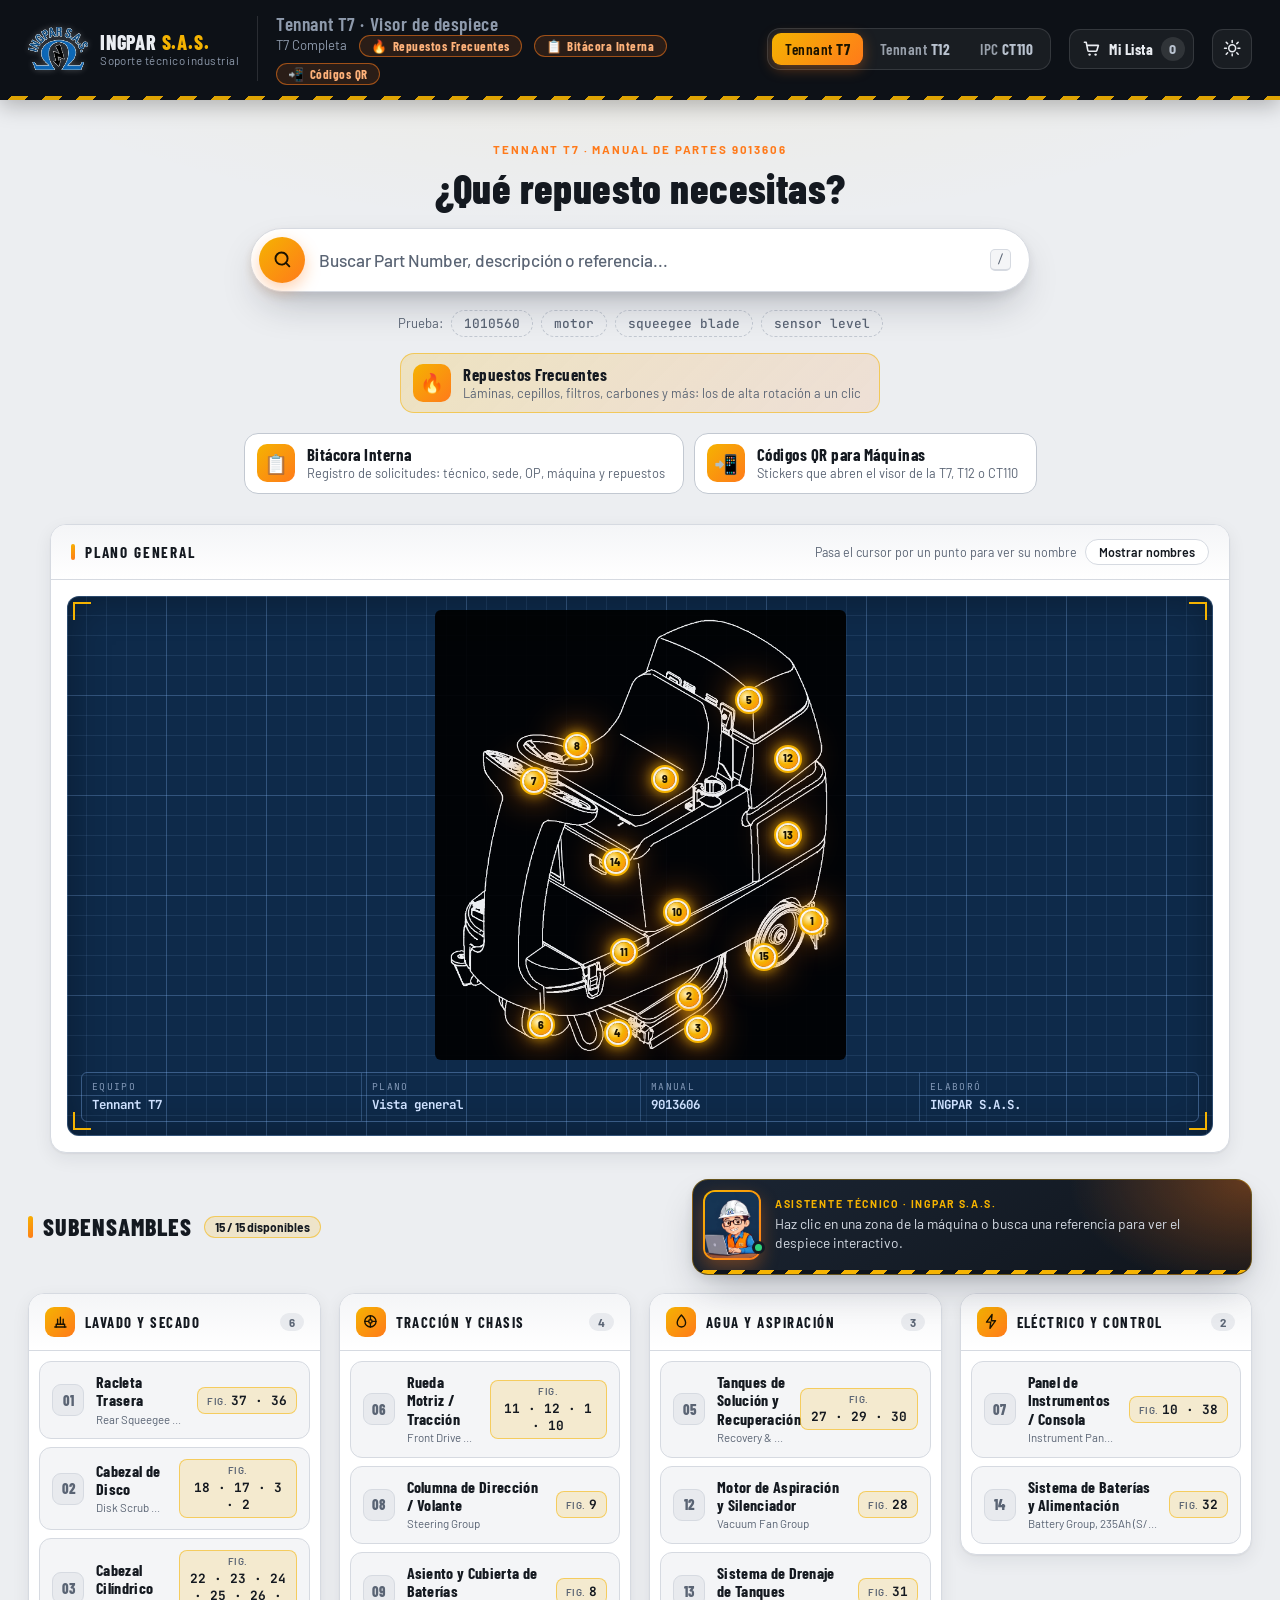
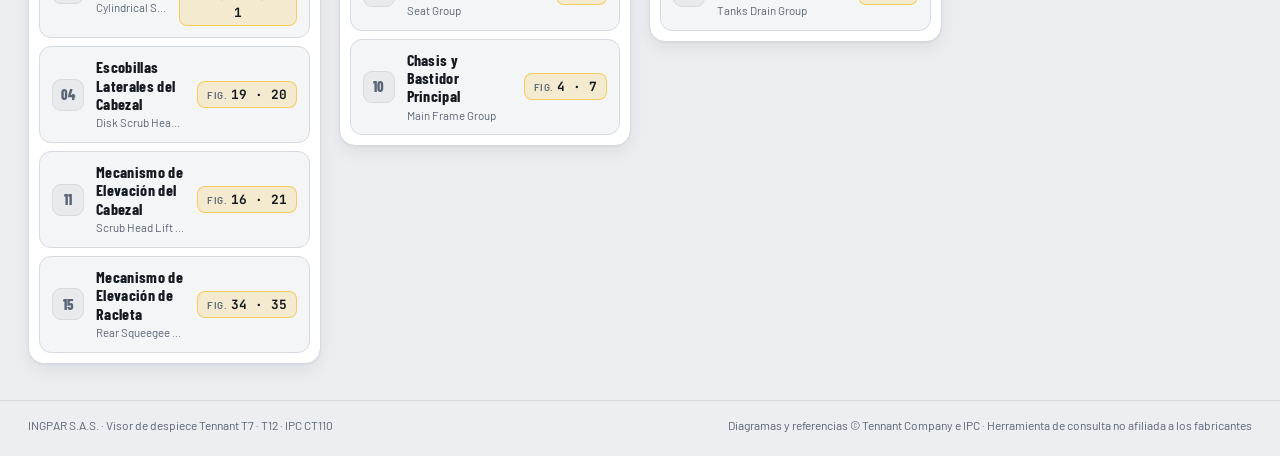
<file: index.html>
<!DOCTYPE html>
<html lang="es">
<head>
  <meta charset="UTF-8" />
  <meta name="viewport" content="width=device-width, initial-scale=1.0" />
  <title>Tennant T7 · Visor de despiece</title>
  <meta name="description" content="Visor interactivo de despiece de repuestos para las fregadoras Tennant T7, Tennant T12 e IPC CT110 · INGPAR S.A.S." />
  <link rel="preconnect" href="https://fonts.googleapis.com" />
  <link rel="preconnect" href="https://fonts.gstatic.com" crossorigin />
  <link rel="stylesheet" href="https://fonts.googleapis.com/css2?family=Barlow:wght@400;500;600;700&family=Barlow+Condensed:wght@600;700;800&family=JetBrains+Mono:wght@500;700&display=swap" />
  <!-- ?v= evita que el navegador use un CSS/JS viejo en caché tras publicar cambios -->
  <link rel="stylesheet" href="css/styles.css?v=2026-11-06b" />
</head>
<body>
  <!-- Íconos SVG reutilizables -->
  <svg width="0" height="0" style="position:absolute" aria-hidden="true">
    <symbol id="i-search" viewBox="0 0 24 24"><circle cx="11" cy="11" r="7" fill="none" stroke="currentColor" stroke-width="2.2"/><path d="m20 20-4.2-4.2" stroke="currentColor" stroke-width="2.2" stroke-linecap="round"/></symbol>
    <symbol id="i-sun" viewBox="0 0 24 24"><circle cx="12" cy="12" r="4.5" fill="none" stroke="currentColor" stroke-width="2"/><path d="M12 2v2.5M12 19.5V22M4.2 4.2l1.8 1.8M18 18l1.8 1.8M2 12h2.5M19.5 12H22M4.2 19.8 6 18M18 6l1.8-1.8" stroke="currentColor" stroke-width="2" stroke-linecap="round"/></symbol>
    <symbol id="i-moon" viewBox="0 0 24 24"><path d="M20 14.5A8.5 8.5 0 0 1 9.5 4a8.5 8.5 0 1 0 10.5 10.5Z" fill="none" stroke="currentColor" stroke-width="2" stroke-linejoin="round"/></symbol>
    <symbol id="i-cart" viewBox="0 0 24 24"><path d="M3 4h2.2l2.1 10.2a1.5 1.5 0 0 0 1.5 1.2h8.4a1.5 1.5 0 0 0 1.4-1.1L20.5 8H6.1" fill="none" stroke="currentColor" stroke-width="2" stroke-linecap="round" stroke-linejoin="round"/><circle cx="9.5" cy="19.5" r="1.5" fill="currentColor"/><circle cx="17" cy="19.5" r="1.5" fill="currentColor"/></symbol>
    <symbol id="i-pin" viewBox="0 0 24 24"><path d="M9 3h6l-1 6 3 3v2H7v-2l3-3-1-6Z" fill="none" stroke="currentColor" stroke-width="2" stroke-linejoin="round"/><path d="M12 14v7" stroke="currentColor" stroke-width="2" stroke-linecap="round"/></symbol>
    <symbol id="i-arrow-left" viewBox="0 0 24 24"><path d="M19 12H5m6-6-6 6 6 6" fill="none" stroke="currentColor" stroke-width="2.2" stroke-linecap="round" stroke-linejoin="round"/></symbol>
  </svg>

  <header class="topbar">
    <a class="brand" href="#/" aria-label="INGPAR S.A.S. · Inicio">
      <span class="brand-mark" aria-hidden="true"><img src="assets/LOGOINGPAR.png" alt="" width="370" height="271" decoding="async" /></span>
      <span class="brand-text">
        <strong>INGPAR <span>S.A.S.</span></strong>
        <small>Soporte técnico industrial</small>
      </span>
    </a>
    <span class="brand-divider" aria-hidden="true"></span>
    <div class="topbar-title">
      <h1><span id="title-machine">Tennant T7</span> <span>· Visor de despiece</span></h1>
      <div class="topbar-sub">
        <nav class="breadcrumb" aria-label="Ruta de navegación">
          <a href="#/" id="crumb-machine">T7 Completa</a>
          <span id="crumb-sep" class="crumb-sep" hidden>›</span>
          <span id="crumb-assembly" hidden></span>
        </nav>
        <!-- Acceso rápido a los repuestos de alta rotación de la máquina activa -->
        <a href="#/t7/frecuentes" id="frequent-tab" class="frequent-tab" title="Repuestos de alta rotación de esta máquina"><span aria-hidden="true">🔥</span> Repuestos Frecuentes</a>
        <a href="#/bitacora" id="log-tab" class="frequent-tab" aria-label="Bitácora Interna" title="Registro interno de solicitudes de repuestos"><span aria-hidden="true">📋</span> <span class="tab-label">Bitácora Interna</span></a>
        <button type="button" id="qr-tab" class="frequent-tab" aria-haspopup="dialog" aria-label="Códigos QR" title="Stickers QR que abren el visor de cada máquina"><span aria-hidden="true">📲</span> <span class="tab-label">Códigos QR</span></button>
      </div>
    </div>
    <!-- Selector de máquina: cambia planos, repuestos y datos del manual -->
    <div id="machine-switch" class="machine-switch" role="radiogroup" aria-label="Máquina"></div>
    <!-- Lista de selección de repuestos (se guarda en este navegador) -->
    <button id="cart-toggle" class="cart-toggle" type="button" aria-haspopup="dialog" title="Ver mi lista de repuestos">
      <svg aria-hidden="true"><use href="#i-cart"/></svg>
      <span class="cart-toggle-label">Mi Lista</span>
      <span id="cart-count" class="cart-count">0</span>
    </button>
    <button id="theme-toggle" class="icon-btn" type="button" aria-label="Cambiar tema" title="Cambiar tema claro/oscuro">
      <svg class="icon-sun" aria-hidden="true"><use href="#i-sun"/></svg>
      <svg class="icon-moon" aria-hidden="true"><use href="#i-moon"/></svg>
    </button>
  </header>

  <!-- ===================== NIVEL 1: Máquina completa ===================== -->
  <main id="view-machine" class="view home" data-level="1">
    <section class="hero">
      <p class="eyebrow" id="hero-eyebrow">Tennant T7 · Manual de partes 9013606</p>
      <h2 class="hero-title">¿Qué repuesto necesitas?</h2>

      <!-- Buscador global: busca en los repuestos de todas las zonas -->
      <section class="global-search" aria-label="Buscador global de repuestos">
        <div class="global-search-box">
          <span class="global-search-icon" aria-hidden="true"><svg><use href="#i-search"/></svg></span>
          <input id="global-search" type="search" autocomplete="off" spellcheck="false"
                 placeholder="Buscar Part Number, descripción o referencia..."
                 role="combobox" aria-expanded="false" aria-controls="global-results" aria-autocomplete="list" />
          <kbd class="global-search-kbd" aria-hidden="true">/</kbd>
        </div>
        <div id="global-dropdown" class="global-dropdown" hidden>
          <p id="global-summary" class="global-summary"></p>
          <ul id="global-results" class="global-results" role="listbox" aria-label="Resultados"></ul>
        </div>
      </section>

      <p class="hero-examples" id="hero-examples"></p>
      <a href="#/t7/frecuentes" id="hero-frequent" class="hero-frequent">
        <span class="hero-frequent-icon" aria-hidden="true">🔥</span>
        <span><strong>Repuestos Frecuentes</strong><small>Láminas, cepillos, filtros, carbones y más: los de alta rotación a un clic</small></span>
      </a>
      <div class="hero-links">
        <a href="#/bitacora" class="hero-frequent hero-link">
          <span class="hero-frequent-icon" aria-hidden="true">📋</span>
          <span><strong>Bitácora Interna</strong><small>Registro de solicitudes: técnico, sede, OP, máquina y repuestos</small></span>
        </a>
        <button type="button" id="hero-qr" class="hero-frequent hero-link" aria-haspopup="dialog">
          <span class="hero-frequent-icon" aria-hidden="true">📲</span>
          <span><strong>Códigos QR para Máquinas</strong><small>Stickers que abren el visor de la T7, T12 o CT110</small></span>
        </button>
      </div>
    </section>

    <div class="home-grid">
      <!-- Plano general: protagonista, a todo el ancho -->
      <section class="panel blueprint-panel" aria-label="Vista general de la máquina">
        <div class="panel-header">
          <h2>Plano general</h2>
          <span class="hint">Pasa el cursor por un punto para ver su nombre</span>
          <button id="labels-toggle" class="labels-toggle" type="button" aria-pressed="false">Mostrar nombres</button>
        </div>
        <div class="diagram-wrapper">
          <div class="blueprint blueprint-grid">
            <div id="machine-diagram" class="diagram diagram-blueprint">
              <img id="machine-img" alt="" />
              <div class="diagram-placeholder" hidden>
                <strong>Imagen no encontrada</strong>
                <span>Revisa la ruta <code>image</code> en el machine.json de la máquina</span>
              </div>
              <div id="zone-hotspots" class="hotspots"></div>
            </div>
            <dl class="title-block">
              <div><dt>Equipo</dt><dd id="tb-machine">Tennant T7</dd></div>
              <div><dt>Plano</dt><dd>Vista general</dd></div>
              <div><dt>Manual</dt><dd id="tb-manual">9013606</dd></div>
              <div><dt>Elaboró</dt><dd>INGPAR S.A.S.</dd></div>
            </dl>
          </div>
        </div>
      </section>

      <!-- Subensambles agrupados por sistema -->
      <section class="systems" aria-label="Subensambles por sistema">
        <div class="systems-header">
          <!-- Asistente INGPAR (versión compacta) -->
          <article class="assistant-card">
            <div class="assistant-avatar">
              <img src="assets/engineer.png" alt="Asistente técnico de INGPAR S.A.S. con casco de seguridad" width="145" height="192" />
              <span class="assistant-status" aria-hidden="true"></span>
            </div>
            <div class="assistant-body">
              <p class="eyebrow">Asistente Técnico · INGPAR S.A.S.</p>
              <p class="assistant-msg">Haz clic en una zona de la máquina o busca una referencia para ver el despiece interactivo.</p>
            </div>
          </article>
          <div class="systems-title">
            <h2>Subensambles</h2>
            <span id="zone-count" class="count-badge"></span>
          </div>
        </div>
        <div id="zone-list" class="systems-grid"></div>
      </section>
    </div>
  </main>

  <!-- ================ NIVEL 2: Despiece por subensamble ================ -->
  <main id="view-assembly" class="view layout" data-level="2" hidden>
    <div class="view-toolbar">
      <a href="#/" id="back-btn" class="back-btn"><svg aria-hidden="true"><use href="#i-arrow-left"/></svg> <span id="back-label">Volver a la T7 Completa</span></a>
      <p class="subtitle"><span id="figure-label"></span> — <span id="group-label"></span></p>
      <nav id="figure-tabs" class="figure-tabs" role="tablist" aria-label="Figuras de esta zona" hidden></nav>
    </div>

    <!-- Columna izquierda: diagrama con hotspots -->
    <section class="panel diagram-panel" aria-label="Diagrama de despiece">
      <div class="panel-header">
        <h2>Diagrama</h2>
        <span class="hint"><kbd>Ctrl</kbd>+rueda o doble clic para zoom · <kbd>Alt</kbd>+clic muestra coordenadas</span>
      </div>
      <!-- Puntos ocultos por defecto: se muestran todos o por subsistema/categoría -->
      <div class="diagram-tools">
        <div class="points-bar">
          <button id="points-toggle" class="labels-toggle" type="button" aria-pressed="false">Mostrar todos los puntos</button>
          <span id="points-status" class="points-status" aria-live="polite"></span>
          <div class="zoom-controls" role="group" aria-label="Zoom del diagrama">
            <button id="zoom-out" class="zoom-btn" type="button" aria-label="Alejar" title="Alejar">−</button>
            <button id="zoom-reset" class="zoom-level" type="button" title="Restablecer zoom">100%</button>
            <button id="zoom-in" class="zoom-btn" type="button" aria-label="Acercar" title="Acercar">+</button>
          </div>
        </div>
        <div id="point-groups" class="point-groups" role="group" aria-label="Resaltar puntos"></div>
      </div>
      <div class="diagram-wrapper">
        <div class="blueprint blueprint-paper">
          <div id="diagram" class="diagram">
            <!-- El "escenario" es lo que se amplía y desplaza; #diagram recorta -->
            <div id="diagram-stage" class="diagram-stage">
              <img id="diagram-img" alt="" />
              <div class="diagram-placeholder" hidden>
                <strong>Imagen no encontrada</strong>
                <span>Revisa la ruta de la imagen en el JSON del subensamble</span>
              </div>
              <div id="hotspots" class="hotspots"></div>
            </div>
          </div>
        </div>
      </div>
    </section>

    <!-- Columna derecha: buscador, filtros y tabla -->
    <section class="panel parts-panel" aria-label="Lista de repuestos">
      <div class="panel-header">
        <h2>Repuestos</h2>
        <span id="result-count" class="count-badge">0</span>
      </div>

      <div class="controls">
        <label class="search">
          <svg class="search-icon" aria-hidden="true"><use href="#i-search"/></svg>
          <input id="search" type="search" placeholder="Buscar por descripción o Part Number…" autocomplete="off" />
        </label>
        <div id="filters" class="filters" role="group" aria-label="Filtrar por categoría"></div>
      </div>

      <div class="table-wrapper">
        <table class="parts-table">
          <thead>
            <tr>
              <th scope="col">Ítem</th>
              <th scope="col">Part Number</th>
              <th scope="col">Descripción</th>
              <th scope="col" class="num">Cant.</th>
              <th scope="col"><span class="sr-only">Acciones</span></th>
            </tr>
          </thead>
          <tbody id="parts-body"></tbody>
        </table>
        <p id="empty-state" class="empty-state" hidden>No hay repuestos que coincidan con la búsqueda.</p>
      </div>
    </section>
  </main>

  <!-- ============ Repuestos Frecuentes / Alta Rotación (por máquina) ============ -->
  <main id="view-frequent" class="view frequent" data-level="2" hidden>
    <div class="view-toolbar">
      <a href="#/" id="frequent-back" class="back-btn"><svg aria-hidden="true"><use href="#i-arrow-left"/></svg> <span id="frequent-back-label">Volver a la T7 Completa</span></a>
    </div>

    <section class="freq-hero" aria-labelledby="freq-title">
      <img class="freq-logo" src="assets/LOGOINGPAR.png" alt="INGPAR S.A.S." width="370" height="271" decoding="async" />
      <div class="freq-hero-text">
        <p class="eyebrow">INGPAR S.A.S. · Alta rotación</p>
        <h2 id="freq-title"><span aria-hidden="true">🔥</span> Repuestos Frecuentes · <span id="freq-machine">Tennant T7</span></h2>
        <p id="freq-intro" class="freq-intro"></p>
      </div>
      <dl id="freq-stats" class="freq-stats"></dl>
    </section>

    <section class="panel freq-panel" aria-label="Lista de repuestos frecuentes">
      <div class="panel-header">
        <h2>Lista de frecuentes</h2>
        <span id="freq-count" class="count-badge">0</span>
      </div>
      <div class="controls freq-controls">
        <div class="freq-search-row">
          <label class="search">
            <svg class="search-icon" aria-hidden="true"><use href="#i-search"/></svg>
            <input id="freq-search" type="search" placeholder="Filtrar esta lista…" autocomplete="off" />
          </label>
          <!-- Agrega cualquier repuesto de la máquina a la lista de frecuentes -->
          <div class="freq-add">
            <label class="search freq-add-box">
              <span class="freq-add-plus" aria-hidden="true">+</span>
              <input id="freq-add-input" type="search" placeholder="Agregar otro repuesto: Part Number o descripción…" autocomplete="off"
                     aria-controls="freq-add-results" aria-expanded="false" />
            </label>
            <ul id="freq-add-results" class="freq-add-results" hidden></ul>
          </div>
        </div>
        <div id="freq-filters" class="filters" role="group" aria-label="Filtrar por frecuencia"></div>
      </div>
      <div id="freq-body" class="freq-body"></div>
      <p id="freq-empty" class="empty-state" hidden>No hay repuestos que coincidan con el filtro.</p>
      <footer class="freq-foot">
        <p class="freq-note">Clasificación sugerida a partir de la descripción del manual y del desgaste típico de cada pieza. Fija (📌) los que más pides, quita los que no usas y agrega los que falten: los cambios se guardan en este navegador.</p>
        <button type="button" id="freq-restore" class="cart-btn cart-btn-ghost" hidden></button>
      </footer>
    </section>
  </main>

  <!-- ================= Bitácora Interna de Solicitudes ================= -->
  <main id="view-log" class="view frequent log" data-level="2" hidden>
    <div class="view-toolbar">
      <a href="#/" id="log-back" class="back-btn"><svg aria-hidden="true"><use href="#i-arrow-left"/></svg> <span id="log-back-label">Volver a la T7 Completa</span></a>
    </div>

    <section class="freq-hero" aria-labelledby="log-title">
      <img class="freq-logo" src="assets/LOGOINGPAR.png" alt="INGPAR S.A.S." width="370" height="271" decoding="async" />
      <div class="freq-hero-text">
        <p class="eyebrow">INGPAR S.A.S. · Uso interno</p>
        <h2 id="log-title"><span aria-hidden="true">📋</span> Bitácora Interna de Solicitudes</h2>
        <p class="freq-intro">Registra cada pedido de repuestos: quién lo pidió, dónde, para qué OP y en qué máquina. Todo queda en la bitácora central de INGPAR (Google Sheets); sin señal, el registro se guarda en el teléfono y se envía solo al volver la conexión.</p>
      </div>
      <dl id="log-stats" class="freq-stats"></dl>
    </section>

    <section class="panel log-form-panel" aria-labelledby="log-form-title">
      <div class="panel-header">
        <h2 id="log-form-title">Nueva solicitud</h2>
        <span class="hint">La fecha y la hora se llenan solas</span>
      </div>
      <form id="log-form" class="log-form" autocomplete="off">
        <label class="cart-field"><span>Fecha</span><input id="log-date" type="date" required /></label>
        <label class="cart-field"><span>Hora</span><input id="log-time" type="time" required /></label>
        <label class="cart-field"><span>Técnico</span><input id="log-tech" type="text" maxlength="80" required placeholder="Nombre y apellido" autocomplete="name" /></label>
        <label class="cart-field">
          <span>Sede / Lugar <em>(opcional)</em></span>
          <input id="log-site" type="text" maxlength="80" list="log-sites" placeholder="Ej. Planta Funza" />
          <datalist id="log-sites"></datalist>
        </label>
        <label class="cart-field"><span>OP</span><input id="log-op" type="text" maxlength="40" placeholder="Ej. OP-2026-0153" /></label>
        <label class="cart-field"><span>Máquina</span><select id="log-machine"></select></label>
        <label class="cart-field log-parts-field">
          <span>Repuestos solicitados</span>
          <textarea id="log-parts" rows="4" maxlength="4000" required placeholder="Un repuesto por línea: Part Number · descripción × cantidad"></textarea>
        </label>
        <div class="log-form-actions">
          <button type="button" id="log-import" class="cart-btn" title="Copia los repuestos de 🛒 Mi Lista para la máquina elegida">🛒 Traer de Mi Lista</button>
          <button type="reset" class="cart-btn cart-btn-ghost">Limpiar</button>
          <button type="submit" class="cart-btn cart-btn-primary">Guardar en la bitácora</button>
        </div>
      </form>
    </section>

    <section class="panel log-list-panel" aria-labelledby="log-list-title">
      <div class="panel-header">
        <h2 id="log-list-title">Registros</h2>
        <span id="log-count" class="count-badge">0</span>
        <button type="button" id="log-sync" class="log-sync" title="Sincronizar ahora con la bitácora central"></button>
      </div>
      <div class="controls log-controls">
        <label class="search">
          <svg class="search-icon" aria-hidden="true"><use href="#i-search"/></svg>
          <input id="log-search" type="search" placeholder="Filtrar por técnico, sede, OP, máquina o repuesto…" autocomplete="off" />
        </label>
        <button type="button" id="log-csv" class="cart-btn">Exportar a Excel (.csv)</button>
      </div>
      <div class="table-wrapper">
        <table class="parts-table log-table">
          <thead>
            <tr>
              <th scope="col">Fecha</th>
              <th scope="col">Hora</th>
              <th scope="col">Técnico</th>
              <th scope="col">Sede / Lugar</th>
              <th scope="col">OP</th>
              <th scope="col">Máquina</th>
              <th scope="col">Repuestos solicitados</th>
              <th scope="col"><span class="sr-only">Acciones</span></th>
            </tr>
          </thead>
          <tbody id="log-body"></tbody>
        </table>
        <p id="log-empty" class="empty-state" hidden>Aún no hay registros.</p>
      </div>
    </section>
  </main>

  <footer class="site-footer">
    <span>INGPAR S.A.S. · Visor de despiece Tennant T7 · T12 · IPC CT110</span>
    <span>Diagramas y referencias © Tennant Company e IPC · Herramienta de consulta no afiliada a los fabricantes</span>
  </footer>

  <!-- Resumen de la lista de selección, clasificado por máquina -->
  <dialog id="cart-dialog" class="cart-dialog" aria-labelledby="cart-title">
    <header class="cart-head">
      <div>
        <p class="eyebrow">INGPAR S.A.S. · Solicitud de repuestos</p>
        <h2 id="cart-title">Mi lista de repuestos</h2>
        <p class="cart-date">Fecha: <strong id="cart-date"></strong></p>
      </div>
      <button type="button" id="cart-close" class="cart-close" aria-label="Cerrar lista">&times;</button>
    </header>
    <div class="cart-fields">
      <label class="cart-field">
        <span>Nombre del Técnico / Solicitante</span>
        <input id="cart-requester" type="text" maxlength="80" autocomplete="name" placeholder="Nombre y apellido" />
      </label>
      <label class="cart-field">
        <span>Número de OP / Proyecto</span>
        <input id="cart-project" type="text" maxlength="40" autocomplete="off" placeholder="Ej. OP-2026-0153" />
      </label>
    </div>
    <div id="cart-body" class="cart-body"></div>
    <footer class="cart-foot">
      <p id="cart-totals" class="cart-totals"></p>
      <div class="cart-actions">
        <button type="button" id="cart-clear" class="cart-btn cart-btn-ghost">Vaciar lista</button>
        <button type="button" id="cart-log" class="cart-btn" title="Lleva esta solicitud a la Bitácora Interna">📋 Registrar en bitácora</button>
        <button type="button" id="cart-csv" class="cart-btn" title="Tabla de repuestos en texto separado por ;">Exportar a Excel (.csv)</button>
        <button type="button" id="cart-xlsx" class="cart-btn" title="Formato completo con encabezado y firmas">Descargar Excel (.xlsx)</button>
        <button type="button" id="cart-pdf" class="cart-btn cart-btn-primary">Descargar PDF</button>
      </div>
    </footer>
  </dialog>

  <!-- Stickers QR: cada código abre el visor directamente en su máquina -->
  <dialog id="qr-dialog" class="cart-dialog qr-dialog" aria-labelledby="qr-title">
    <header class="cart-head">
      <div>
        <p class="eyebrow">INGPAR S.A.S. · Stickers de máquina</p>
        <h2 id="qr-title"><span aria-hidden="true">📲</span> Generar Códigos QR para Máquinas</h2>
        <p class="cart-date">Pega el sticker en la máquina: al escanearlo se abre su despiece.</p>
      </div>
      <button type="button" id="qr-close" class="cart-close" aria-label="Cerrar">&times;</button>
    </header>
    <div class="qr-fields">
      <label class="cart-field">
        <span>Dirección del visor en Vercel (los QR apuntan aquí)</span>
        <input id="qr-base" type="url" inputmode="url" spellcheck="false" placeholder="https://tennant-t7-visor.vercel.app/" />
      </label>
    </div>
    <div id="qr-body" class="cart-body qr-grid"></div>
    <footer class="cart-foot">
      <p id="qr-status" class="cart-totals"></p>
      <div class="cart-actions">
        <button type="button" id="qr-print" class="cart-btn">Imprimir stickers</button>
        <button type="button" id="qr-all" class="cart-btn cart-btn-primary">Descargar todos (PNG)</button>
      </div>
    </footer>
  </dialog>

  <div id="toast" class="toast" role="status" aria-live="polite"></div>

  <script src="js/app.js?v=2026-11-06b"></script>
</body>
</html>
</file>
<file: css/styles.css>
/* ==========================================================
   INGPAR S.A.S. · Visor de despiece Tennant T7
   Diseño industrial: carbón + amarillo/naranja corporativo
   ========================================================== */

/* ---------- Tokens ---------- */
:root {
  --bg: #eceef1;
  --bg-glow: rgba(245, 179, 1, 0.10);
  --surface: #ffffff;
  --surface-2: #f4f5f7;
  --surface-3: #e8eaee;
  --border: #d6dae1;
  --border-strong: #c2c8d1;
  --text: #141920;
  --text-muted: #5a6474;

  --accent: #f5b301;            /* amarillo industrial */
  --accent-2: #ff7a1a;          /* naranja corporativo */
  --accent-ink: #1b1300;        /* texto sobre amarillo */
  --accent-soft: rgba(245, 179, 1, 0.16);
  --accent-line: rgba(245, 179, 1, 0.55);
  --grad: linear-gradient(135deg, var(--accent) 0%, var(--accent-2) 100%);
  --grad-soft: linear-gradient(135deg, rgba(245, 179, 1, 0.20) 0%, rgba(255, 122, 26, 0.12) 100%);

  --hotspot-bg: var(--accent);
  --hotspot-text: var(--accent-ink);

  --blueprint: #0e2a4a;         /* azul plano técnico */
  --blueprint-line: rgba(140, 190, 255, 0.10);
  --blueprint-line-strong: rgba(140, 190, 255, 0.20);
  --paper: #fdfdfb;
  --paper-line: rgba(14, 42, 74, 0.06);

  --shadow: 0 1px 2px rgba(16, 24, 40, 0.06), 0 6px 18px rgba(16, 24, 40, 0.07);
  --shadow-float: 0 18px 40px -12px rgba(16, 24, 40, 0.30), 0 4px 12px rgba(16, 24, 40, 0.08);
  --radius: 16px;
  --radius-sm: 10px;

  --font: "Barlow", "Segoe UI", system-ui, -apple-system, Roboto, Arial, sans-serif;
  --font-display: "Barlow Condensed", "Barlow", "Segoe UI", system-ui, sans-serif;
  --mono: "JetBrains Mono", "Cascadia Mono", Consolas, Menlo, monospace;
  color-scheme: light;
}

@media (prefers-color-scheme: dark) {
  :root:not([data-theme="light"]) {
    --bg: #0a0d12;
    --bg-glow: rgba(245, 179, 1, 0.07);
    --surface: #131820;
    --surface-2: #19202a;
    --surface-3: #212935;
    --border: #262f3c;
    --border-strong: #34404f;
    --text: #e9ecf1;
    --text-muted: #8e9aac;
    --accent-soft: rgba(245, 179, 1, 0.14);
    --paper: #f7f6f1;
    --shadow: 0 1px 2px rgba(0, 0, 0, 0.5), 0 8px 24px rgba(0, 0, 0, 0.35);
    --shadow-float: 0 22px 48px -12px rgba(0, 0, 0, 0.75), 0 0 0 1px rgba(255, 255, 255, 0.04);
    color-scheme: dark;
  }
}

:root[data-theme="dark"] {
  --bg: #0a0d12;
  --bg-glow: rgba(245, 179, 1, 0.07);
  --surface: #131820;
  --surface-2: #19202a;
  --surface-3: #212935;
  --border: #262f3c;
  --border-strong: #34404f;
  --text: #e9ecf1;
  --text-muted: #8e9aac;
  --accent-soft: rgba(245, 179, 1, 0.14);
  --paper: #f7f6f1;
  --shadow: 0 1px 2px rgba(0, 0, 0, 0.5), 0 8px 24px rgba(0, 0, 0, 0.35);
  --shadow-float: 0 22px 48px -12px rgba(0, 0, 0, 0.75), 0 0 0 1px rgba(255, 255, 255, 0.04);
  color-scheme: dark;
}

/* ---------- Base ---------- */
* { box-sizing: border-box; }
html, body { margin: 0; }

body {
  font-family: var(--font);
  font-size: 15px;
  color: var(--text);
  line-height: 1.45;
  min-height: 100vh;
  display: flex;
  flex-direction: column;
  background:
    radial-gradient(1200px 500px at 50% -120px, var(--bg-glow), transparent 70%),
    var(--bg);
  background-attachment: fixed;
}

.sr-only {
  position: absolute; width: 1px; height: 1px; padding: 0; margin: -1px;
  overflow: hidden; clip: rect(0 0 0 0); white-space: nowrap; border: 0;
}

svg { width: 1em; height: 1em; }

.eyebrow {
  margin: 0;
  font: 700 0.72rem var(--font);
  letter-spacing: 0.16em;
  text-transform: uppercase;
  color: var(--accent-2);
}

kbd {
  font-family: var(--mono);
  font-size: 0.72rem;
  padding: 1px 6px;
  border: 1px solid var(--border);
  border-bottom-width: 2px;
  border-radius: 5px;
  background: var(--surface-2);
  color: var(--text-muted);
}

mark { background: var(--accent); color: var(--accent-ink); border-radius: 3px; padding: 0 2px; }

/* ---------- Header ---------- */
.topbar {
  position: sticky;
  top: 0;
  z-index: 30;
  display: flex;
  align-items: center;
  gap: 18px;
  padding: 12px 28px 15px;
  background: #0d1117;
  color: #e9ecf1;
  box-shadow: 0 6px 20px rgba(0, 0, 0, 0.25);
}
/* Franja de seguridad amarilla/negra */
.topbar::after {
  content: "";
  position: absolute;
  left: 0; right: 0; bottom: 0;
  height: 4px;
  background: repeating-linear-gradient(-45deg, var(--accent) 0 12px, #0d1117 12px 24px);
  opacity: 0.9;
}

.brand {
  display: flex;
  align-items: center;
  gap: 12px;
  color: inherit;
  text-decoration: none;
  flex-shrink: 0;
}
/* Logo oficial INGPAR (PNG transparente, 370×271) directo sobre la barra oscura;
   la altura manda y el ancho sigue la proporción. El contorno claro mantiene
   visible el rayo negro y el texto azul sobre #0d1117. */
.brand-mark {
  display: flex;
  align-items: center;
  flex-shrink: 0;
  height: 44px;
}
.brand-mark img {
  display: block;
  height: 100%;
  width: auto;
  max-width: none;
  aspect-ratio: 370 / 271;
  object-fit: contain;
  filter:
    drop-shadow(0 0 0.6px rgba(255, 255, 255, 0.95))
    drop-shadow(0 0 0.6px rgba(255, 255, 255, 0.95))
    drop-shadow(0 0 3px rgba(255, 255, 255, 0.25));
}
.brand-text { display: flex; flex-direction: column; line-height: 1.1; }
.brand-text strong { font: 800 1.25rem var(--font-display); letter-spacing: 0.04em; }
.brand-text strong span { color: var(--accent); }
.brand-text small { font-size: 0.72rem; color: #8e9aac; letter-spacing: 0.04em; }

.brand-divider { width: 1px; align-self: stretch; margin: 4px 0; background: rgba(255, 255, 255, 0.12); }

.topbar-title { min-width: 0; flex: 1; }
.topbar-title h1 {
  margin: 0;
  font: 700 1.2rem var(--font-display);
  letter-spacing: 0.03em;
  white-space: nowrap;
  overflow: hidden;
  text-overflow: ellipsis;
}
.topbar-title h1 span { color: #8e9aac; font-weight: 600; }

.breadcrumb { font-size: 0.82rem; color: #8e9aac; display: flex; gap: 6px; align-items: center; flex-wrap: wrap; }
.breadcrumb a { color: inherit; text-decoration: none; }
.breadcrumb a:hover { color: var(--accent); }
.breadcrumb .crumb-sep { opacity: 0.6; }
#crumb-assembly { color: var(--accent); font-weight: 600; }

.icon-btn {
  flex-shrink: 0;
  display: grid;
  place-items: center;
  width: 40px; height: 40px;
  border-radius: 11px;
  border: 1px solid rgba(255, 255, 255, 0.12);
  background: rgba(255, 255, 255, 0.05);
  color: #e9ecf1;
  font-size: 1.15rem;
  cursor: pointer;
  transition: border-color 0.15s, background 0.15s, color 0.15s;
}
.icon-btn:hover, .icon-btn:focus-visible { border-color: var(--accent); color: var(--accent); outline: none; }
/* Selector de máquina (T7 / T12) */
.machine-switch {
  flex-shrink: 0;
  display: inline-flex;
  gap: 4px;
  padding: 4px;
  border-radius: 13px;
  border: 1px solid rgba(255, 255, 255, 0.12);
  background: rgba(255, 255, 255, 0.05);
}
.machine-option {
  border: 0;
  border-radius: 9px;
  padding: 7px 13px;
  background: transparent;
  color: #b9c2cf;
  font: 700 0.95rem var(--font-display);
  letter-spacing: 0.03em;
  white-space: nowrap;
  cursor: pointer;
  transition: background 0.15s, color 0.15s, box-shadow 0.15s;
}
.machine-option-brand { font-weight: 600; opacity: 0.8; }
.machine-option:hover { color: #fff; background: rgba(255, 255, 255, 0.07); }
.machine-option:focus-visible { outline: 2px solid var(--accent); outline-offset: 1px; }
.machine-option[aria-checked="true"] {
  background: var(--grad);
  color: var(--accent-ink);
  box-shadow: 0 4px 14px rgba(255, 122, 26, 0.35);
}
.machine-option[aria-checked="true"] .machine-option-brand { opacity: 1; }
.icon-moon { display: none; }
:root[data-theme="dark"] .icon-sun { display: none; }
:root[data-theme="dark"] .icon-moon { display: inline; }

/* ---------- Vistas / layout ---------- */
.view[hidden] { display: none; }
.view-enter { animation: view-in 0.4s cubic-bezier(0.2, 0.7, 0.2, 1) both; }
@keyframes view-in {
  from { opacity: 0; transform: translateY(12px); }
  to   { opacity: 1; transform: none; }
}

.home, .layout {
  width: 100%;
  max-width: 1480px;
  margin: 0 auto;
  padding: 24px 28px 36px;
  flex: 1;
}

.layout {
  display: grid;
  grid-template-columns: minmax(0, 1.15fr) minmax(0, 1fr);
  gap: 22px;
  align-content: start;
}
.layout > .panel { align-self: start; }

.panel {
  background: var(--surface);
  border: 1px solid var(--border);
  border-radius: var(--radius);
  box-shadow: var(--shadow);
  display: flex;
  flex-direction: column;
  min-width: 0;
  overflow: hidden;
}

.panel-header {
  display: flex;
  align-items: center;
  justify-content: space-between;
  flex-wrap: wrap;
  gap: 8px;
  padding: 14px 20px;
  border-bottom: 1px solid var(--border);
  background: linear-gradient(180deg, var(--surface-2), var(--surface));
}
.panel-header h2 {
  margin: 0;
  display: flex;
  align-items: center;
  gap: 10px;
  font: 700 0.95rem var(--font-display);
  text-transform: uppercase;
  letter-spacing: 0.12em;
}
.panel-header h2::before {
  content: "";
  width: 4px; height: 16px;
  border-radius: 2px;
  background: var(--grad);
}
.hint { font-size: 0.78rem; color: var(--text-muted); }

.count-badge {
  font: 700 0.75rem var(--font);
  padding: 3px 10px;
  border-radius: 999px;
  background: var(--accent-soft);
  color: var(--text);
  border: 1px solid var(--accent-line);
}

/* ==========================================================
   NIVEL 1 · Portada
   ========================================================== */
.hero {
  position: relative;
  z-index: 20;
  display: flex;
  flex-direction: column;
  align-items: center;
  text-align: center;
  gap: 10px;
  padding: 18px 0 30px;
}
.hero-title {
  margin: 0 0 8px;
  font: 800 clamp(1.8rem, 3.6vw, 2.6rem) / 1.05 var(--font-display);
  letter-spacing: 0.01em;
}

/* ---------- Buscador global flotante ---------- */
.global-search {
  position: relative;
  width: min(780px, 100%);
}

.global-search-box {
  display: flex;
  align-items: center;
  gap: 14px;
  padding: 8px 12px 8px 8px;
  border-radius: 999px;
  background: var(--surface);
  border: 1px solid var(--border);
  box-shadow: var(--shadow-float);
  transition: box-shadow 0.2s, border-color 0.2s, transform 0.2s;
}
.global-search-box:hover { transform: translateY(-1px); }
.global-search-box:focus-within {
  border-color: var(--accent);
  box-shadow: 0 0 0 5px var(--accent-soft), var(--shadow-float);
}

.global-search-icon {
  flex-shrink: 0;
  display: grid;
  place-items: center;
  width: 46px; height: 46px;
  border-radius: 50%;
  background: var(--grad);
  color: var(--accent-ink);
  font-size: 1.3rem;
  box-shadow: 0 6px 16px rgba(255, 122, 26, 0.35);
}

.global-search-box input {
  flex: 1;
  min-width: 0;
  border: 0;
  outline: 0;
  background: transparent;
  color: var(--text);
  font: 500 1.08rem var(--font);
  padding: 10px 0;
}
.global-search-box input::placeholder { color: var(--text-muted); }
.global-search-box input::-webkit-search-cancel-button { cursor: pointer; }
.global-search-kbd { flex-shrink: 0; margin-right: 6px; }

.global-dropdown {
  position: absolute;
  top: calc(100% + 10px);
  left: 0;
  right: 0;
  text-align: left;
  border-radius: 18px;
  border: 1px solid var(--border);
  background: var(--surface);
  box-shadow: var(--shadow-float);
  overflow: hidden;
  animation: drop-in 0.16s ease-out;
}
.global-dropdown[hidden] { display: none; }
@keyframes drop-in {
  from { opacity: 0; transform: translateY(-6px); }
  to   { opacity: 1; transform: none; }
}

.global-summary {
  margin: 0;
  padding: 10px 18px;
  font: 600 0.74rem var(--font);
  letter-spacing: 0.08em;
  text-transform: uppercase;
  color: var(--text-muted);
  border-bottom: 1px solid var(--border);
  background: var(--surface-2);
}

.global-results {
  list-style: none;
  margin: 0;
  padding: 8px;
  max-height: min(58vh, 460px);
  overflow-y: auto;
}

.gr-item {
  position: relative;
  display: flex;
  align-items: center;
  gap: 14px;
  padding: 11px 14px;
  border-radius: 12px;
  cursor: pointer;
  transition: background 0.12s;
}
.gr-item[aria-selected="true"] { background: var(--grad-soft); }
.gr-item[aria-selected="true"]::before {
  content: "";
  position: absolute;
  left: 0; top: 10px; bottom: 10px;
  width: 3px;
  border-radius: 2px;
  background: var(--grad);
}
.gr-item .item-num { flex-shrink: 0; }

.gr-main { flex: 1; min-width: 0; display: flex; flex-direction: column; gap: 2px; }
.gr-line { overflow: hidden; text-overflow: ellipsis; white-space: nowrap; }
.gr-line .pn { margin-right: 6px; }
.gr-desc { font-size: 0.92rem; }
.gr-note { font-size: 0.76rem; color: var(--text-muted); }

.gr-zone {
  flex-shrink: 0;
  display: flex;
  flex-direction: column;
  align-items: flex-end;
  text-align: right;
  max-width: 40%;
  font: 700 0.82rem var(--font);
}
.gr-zone small {
  margin-top: 2px;
  padding: 1px 8px;
  border-radius: 999px;
  background: var(--surface-3);
  color: var(--text-muted);
  font: 600 0.7rem var(--font);
}

.hero-examples {
  margin: 8px 0 0;
  display: flex;
  flex-wrap: wrap;
  justify-content: center;
  align-items: center;
  gap: 8px;
  font-size: 0.82rem;
  color: var(--text-muted);
}
.example-chip {
  border: 1px dashed var(--border-strong);
  background: transparent;
  color: var(--text-muted);
  padding: 4px 12px;
  border-radius: 999px;
  font: 500 0.8rem var(--mono);
  cursor: pointer;
  transition: color 0.15s, border-color 0.15s, background 0.15s;
}
.example-chip:hover, .example-chip:focus-visible {
  color: var(--text);
  border-color: var(--accent);
  border-style: solid;
  background: var(--accent-soft);
  outline: none;
}

/* ---------- Rejilla de portada ---------- */
.home-grid {
  display: flex;
  flex-direction: column;
  gap: 26px;
}

/* Plano general: protagonista, centrado y a todo el ancho */
.blueprint-panel {
  width: 100%;
  max-width: 1180px;
  margin: 0 auto;
}
.blueprint-panel .panel-header .hint { margin-left: auto; }

.labels-toggle {
  border: 1px solid var(--border);
  background: var(--surface);
  color: var(--text);
  border-radius: 999px;
  padding: 5px 13px;
  font: 600 0.78rem var(--font);
  cursor: pointer;
  transition: border-color 0.15s, background 0.15s;
}
.labels-toggle:hover, .labels-toggle:focus-visible { border-color: var(--accent); outline: none; }
.labels-toggle[aria-pressed="true"] { background: var(--grad); border-color: transparent; color: var(--accent-ink); }

/* ---------- Sistemas (cuadrícula de subensambles) ---------- */
.systems { display: flex; flex-direction: column; gap: 18px; }

.systems-header {
  display: flex;
  align-items: center;
  justify-content: space-between;
  flex-wrap: wrap;
  gap: 18px;
}
.systems-title { display: flex; align-items: center; gap: 12px; order: -1; }
.systems-title h2 {
  margin: 0;
  display: flex;
  align-items: center;
  gap: 10px;
  font: 800 1.5rem var(--font-display);
  letter-spacing: 0.04em;
  text-transform: uppercase;
}
.systems-title h2::before { content: ""; width: 5px; height: 22px; border-radius: 3px; background: var(--grad); }

.systems-grid {
  display: grid;
  grid-template-columns: repeat(4, minmax(0, 1fr));
  gap: 18px;
  align-items: start;
}

.system-group {
  display: flex;
  flex-direction: column;
  min-width: 0;
  border-radius: var(--radius);
  border: 1px solid var(--border);
  background: var(--surface);
  box-shadow: var(--shadow);
  overflow: hidden;
}

.system-title {
  margin: 0;
  display: flex;
  align-items: center;
  gap: 10px;
  padding: 13px 16px;
  font: 700 0.92rem var(--font-display);
  letter-spacing: 0.1em;
  text-transform: uppercase;
  border-bottom: 1px solid var(--border);
  background: linear-gradient(180deg, var(--surface-2), var(--surface));
}
.system-icon {
  display: grid;
  place-items: center;
  width: 30px; height: 30px;
  border-radius: 9px;
  background: var(--grad);
  color: var(--accent-ink);
  font-size: 1.05rem;
  flex-shrink: 0;
}
.system-count {
  margin-left: auto;
  font: 700 0.72rem var(--font);
  letter-spacing: 0;
  padding: 2px 9px;
  border-radius: 999px;
  background: var(--surface-3);
  color: var(--text-muted);
}

/* ---------- Asistente INGPAR (compacto, junto al título de sistemas) ---------- */
.assistant-card {
  position: relative;
  display: flex;
  align-items: center;
  gap: 14px;
  padding: 10px 18px 14px 10px;
  max-width: 560px;
  border-radius: var(--radius);
  color: #e9ecf1;
  background:
    radial-gradient(260px 160px at 100% 0%, rgba(255, 122, 26, 0.35), transparent 70%),
    linear-gradient(145deg, #1b2533 0%, #0f141b 100%);
  border: 1px solid rgba(245, 179, 1, 0.35);
  box-shadow: var(--shadow-float);
  overflow: hidden;
}
/* Franja de seguridad en el borde inferior */
.assistant-card::after {
  content: "";
  position: absolute;
  left: 0; right: 0; bottom: 0;
  height: 4px;
  background: repeating-linear-gradient(-45deg, var(--accent) 0 10px, #0f141b 10px 20px);
}

.assistant-avatar {
  position: relative;
  flex-shrink: 0;
  width: 58px;
  height: 70px;
  border-radius: 12px;
  padding: 2px;
  background: var(--grad);
  box-shadow: 0 8px 18px rgba(255, 122, 26, 0.35);
}
.assistant-avatar img {
  display: block;
  width: 100%;
  height: 100%;
  object-fit: cover;
  object-position: top;
  border-radius: 10px;
  background: #24344a;
}
.assistant-status {
  position: absolute;
  right: -4px; bottom: 6px;
  width: 13px; height: 13px;
  border-radius: 50%;
  background: #2fd27a;
  border: 3px solid #131a24;
  box-shadow: 0 0 0 0 rgba(47, 210, 122, 0.6);
  animation: status-pulse 2.2s ease-out infinite;
}
@keyframes status-pulse {
  0%   { box-shadow: 0 0 0 0 rgba(47, 210, 122, 0.55); }
  70%  { box-shadow: 0 0 0 10px rgba(47, 210, 122, 0); }
  100% { box-shadow: 0 0 0 0 rgba(47, 210, 122, 0); }
}

.assistant-body { min-width: 0; display: flex; flex-direction: column; gap: 5px; }
.assistant-body .eyebrow { color: var(--accent); font-size: 0.66rem; }
.assistant-msg {
  margin: 0;
  font-size: 0.86rem;
  line-height: 1.35;
  color: #d5dbe4;
}

/* ---------- Tarjetas de subensambles ---------- */
.zone-list { list-style: none; margin: 0; padding: 10px; display: flex; flex-direction: column; gap: 8px; }

.zone-card {
  position: relative;
  width: 100%;
  display: flex;
  align-items: center;
  gap: 12px;
  padding: 11px 12px;
  border-radius: 12px;
  border: 1px solid var(--border);
  background: var(--surface-2);
  color: var(--text);
  font: inherit;
  text-align: left;
  cursor: pointer;
  overflow: hidden;
  isolation: isolate;
  transition: border-color 0.2s, transform 0.2s, box-shadow 0.2s;
}
/* Capa de gradiente amarillo/naranja que aparece en hover */
.zone-card::before {
  content: "";
  position: absolute;
  inset: 0;
  z-index: -1;
  background: var(--grad-soft);
  opacity: 0;
  transition: opacity 0.2s;
}
.zone-card::after {
  content: "";
  position: absolute;
  left: 0; top: 0; bottom: 0;
  width: 4px;
  background: var(--grad);
  transform: scaleY(0);
  transition: transform 0.2s;
}
.zone-card:hover, .zone-card:focus-visible, .zone-card.is-active {
  border-color: var(--accent-line);
  box-shadow: 0 10px 24px -10px rgba(255, 122, 26, 0.45);
  outline: none;
}
.zone-card:hover::before, .zone-card:focus-visible::before, .zone-card.is-active::before { opacity: 1; }
.zone-card:hover::after, .zone-card:focus-visible::after, .zone-card.is-active::after { transform: scaleY(1); }
.zone-card:not(.is-soon):hover { transform: translateY(-2px); }

.zone-index {
  flex-shrink: 0;
  display: grid;
  place-items: center;
  width: 32px; height: 32px;
  border-radius: 9px;
  background: var(--surface-3);
  border: 1px solid var(--border);
  font: 800 0.9rem var(--font-display);
  color: var(--text-muted);
  transition: background 0.2s, color 0.2s, border-color 0.2s;
}
.zone-card:hover .zone-index, .zone-card.is-active .zone-index {
  background: var(--grad);
  color: var(--accent-ink);
  border-color: transparent;
}

.zone-card-text { flex: 1; display: flex; flex-direction: column; gap: 1px; min-width: 0; }
.zone-card-text strong { font: 700 1rem/1.15 var(--font-display); letter-spacing: 0.02em; }
.zone-card-text span {
  font-size: 0.72rem;
  color: var(--text-muted);
  white-space: nowrap;
  overflow: hidden;
  text-overflow: ellipsis;
}

/* Badge de figura del manual */
.fig-badge {
  flex-shrink: 0;
  display: inline-flex;
  align-items: baseline;
  gap: 3px;
  padding: 4px 9px;
  border-radius: 8px;
  border: 1px solid var(--accent-line);
  background: var(--accent-soft);
  color: var(--text);
  font: 700 0.8rem var(--mono);
  white-space: normal;
  max-width: 48%;
  flex-wrap: wrap;
  justify-content: center;
  text-align: center;
  transition: background 0.2s, color 0.2s;
}
.fig-badge small { font: 600 0.62rem var(--font); color: var(--text-muted); text-transform: uppercase; letter-spacing: 0.06em; }
.zone-card:hover .fig-badge, .zone-card.is-active .fig-badge { background: var(--grad); color: var(--accent-ink); border-color: transparent; }
.zone-card:hover .fig-badge small, .zone-card.is-active .fig-badge small { color: var(--accent-ink); }

.zone-card.is-soon { cursor: default; opacity: 0.7; }

.tag {
  flex-shrink: 0;
  font: 700 0.72rem var(--font);
  padding: 5px 11px;
  border-radius: 999px;
  white-space: nowrap;
}
.tag-soon { background: var(--surface-3); color: var(--text-muted); border: 1px solid var(--border); }

/* ---------- Plano técnico ---------- */
.diagram-wrapper { padding: 16px; }

.blueprint {
  position: relative;
  padding: 14px;
  border-radius: 12px;
  background: var(--blueprint);
  box-shadow: inset 0 0 0 1px rgba(140, 190, 255, 0.25), inset 0 0 40px rgba(0, 0, 0, 0.35);
}
/* Marcas de esquina */
.blueprint::before {
  content: "";
  position: absolute;
  inset: 6px;
  pointer-events: none;
  background:
    linear-gradient(var(--accent), var(--accent)) top left / 18px 2px,
    linear-gradient(var(--accent), var(--accent)) top left / 2px 18px,
    linear-gradient(var(--accent), var(--accent)) top right / 18px 2px,
    linear-gradient(var(--accent), var(--accent)) top right / 2px 18px,
    linear-gradient(var(--accent), var(--accent)) bottom left / 18px 2px,
    linear-gradient(var(--accent), var(--accent)) bottom left / 2px 18px,
    linear-gradient(var(--accent), var(--accent)) bottom right / 18px 2px,
    linear-gradient(var(--accent), var(--accent)) bottom right / 2px 18px;
  background-repeat: no-repeat;
  z-index: 1;
}

.diagram {
  position: relative;
  container-type: inline-size;
  width: 100%;
  max-width: 760px;
  margin: 0 auto;
  border-radius: 6px;
  overflow: hidden;
  /* Papel cuadriculado de ingeniería */
  background:
    linear-gradient(var(--paper-line) 1px, transparent 1px) 0 0 / 20px 20px,
    linear-gradient(90deg, var(--paper-line) 1px, transparent 1px) 0 0 / 20px 20px,
    var(--paper);
}

.diagram img {
  display: block;
  width: 100%;
  height: auto;
  user-select: none;
}

/* Plano general: líneas blancas sobre azul (imagen invertida); la cuadrícula cubre todo el marco */
.blueprint-grid {
  background:
    linear-gradient(var(--blueprint-line-strong) 1px, transparent 1px) -1px -1px / 100px 100px,
    linear-gradient(90deg, var(--blueprint-line-strong) 1px, transparent 1px) -1px -1px / 100px 100px,
    linear-gradient(var(--blueprint-line) 1px, transparent 1px) -1px -1px / 20px 20px,
    linear-gradient(90deg, var(--blueprint-line) 1px, transparent 1px) -1px -1px / 20px 20px,
    var(--blueprint);
}
/* El ancho se limita según la proporción de la imagen (--plan-ar, lo pone app.js al cargarla)
   para que el plano no pase de --plan-h de alto y los puntos sigan alineados con el dibujo */
.diagram-blueprint {
  --plan-h: min(450px, 60vh);
  background: transparent;
  max-width: 960px;
  max-height: var(--plan-h);
  width: min(100%, calc(var(--plan-h) * var(--plan-ar, 1.33)));
}
.diagram-blueprint img {
  width: 100%;
  height: auto;
  max-height: var(--plan-h);
  object-fit: contain;
  filter: invert(1) brightness(1.15);
  mix-blend-mode: screen;
  opacity: 0.92;
}

/* Diagramas de despiece: papel claro dentro del marco azul */
.blueprint-paper { padding: 10px; }

.title-block {
  display: grid;
  grid-template-columns: repeat(4, minmax(0, 1fr));
  margin: 12px 0 0;
  border: 1px solid rgba(140, 190, 255, 0.35);
  border-radius: 6px;
  overflow: hidden;
  font-family: var(--mono);
  color: #cfe1ff;
}
.title-block div { padding: 7px 10px; border-left: 1px solid rgba(140, 190, 255, 0.25); min-width: 0; }
.title-block div:first-child { border-left: 0; }
.title-block dt { font-size: 0.6rem; letter-spacing: 0.14em; text-transform: uppercase; color: rgba(207, 225, 255, 0.6); }
.title-block dd { margin: 2px 0 0; font-size: 0.78rem; font-weight: 700; white-space: nowrap; overflow: hidden; text-overflow: ellipsis; }

.diagram-placeholder {
  aspect-ratio: 4 / 3;
  display: flex;
  flex-direction: column;
  align-items: center;
  justify-content: center;
  gap: 6px;
  padding: 24px;
  text-align: center;
  color: #5a6474;
}
.diagram-placeholder[hidden] { display: none; }
.diagram-placeholder code { font-family: var(--mono); color: #141920; }

.hotspots { position: absolute; inset: 0; pointer-events: none; }

/* ---------- Zonas sobre la máquina (puntos que brillan) ---------- */
.zone-hotspot {
  position: absolute;
  transform: translate(-50%, -50%);
  pointer-events: auto;
  border: 0;
  padding: 0;
  background: none;
  cursor: pointer;
  display: grid;
  place-items: center;
}

.zone-dot {
  position: relative;
  display: grid;
  place-items: center;
  width: 22px; height: 22px;
  border-radius: 50%;
  /* Número de zona: coincide con el índice 01-07 de las tarjetas */
  color: var(--accent-ink);
  font: 800 0.7rem/1 var(--font);
  background: radial-gradient(circle at 35% 35%, #fff6c8 0%, var(--accent) 45%, var(--accent-2) 100%);
  box-shadow:
    0 0 0 3px rgba(255, 255, 255, 0.9),
    0 0 14px 4px rgba(245, 179, 1, 0.85),
    0 0 34px 10px rgba(255, 122, 26, 0.45);
  animation: glow 2.2s ease-in-out infinite;
  transition: transform 0.2s;
}
/* Anillo de pulso */
.zone-dot::after {
  content: "";
  position: absolute;
  inset: -4px;
  border-radius: 50%;
  border: 2px solid var(--accent);
  animation: ring 2.2s ease-out infinite;
}
@keyframes glow {
  0%, 100% { box-shadow: 0 0 0 3px rgba(255, 255, 255, 0.9), 0 0 12px 3px rgba(245, 179, 1, 0.75), 0 0 28px 8px rgba(255, 122, 26, 0.35); }
  50%      { box-shadow: 0 0 0 3px rgba(255, 255, 255, 0.9), 0 0 20px 7px rgba(245, 179, 1, 0.95), 0 0 46px 16px rgba(255, 122, 26, 0.55); }
}
@keyframes ring {
  0%   { transform: scale(0.8); opacity: 0.9; }
  100% { transform: scale(2.6); opacity: 0; }
}

.zone-label {
  position: absolute;
  bottom: calc(100% + 12px);
  white-space: nowrap;
  padding: 5px 11px;
  border-radius: 8px;
  background: rgba(10, 18, 30, 0.88);
  border: 1px solid rgba(245, 179, 1, 0.55);
  color: #fff;
  font: 700 0.78rem var(--font);
  letter-spacing: 0.02em;
  backdrop-filter: blur(4px);
  box-shadow: 0 4px 14px rgba(0, 0, 0, 0.35);
  transition: background 0.15s, color 0.15s, opacity 0.15s, transform 0.15s;
  pointer-events: none;
  opacity: 0;
  transform: translateY(4px);
}
/* Etiquetas ocultas por defecto: aparecen en hover/activo o con "Mostrar nombres" */
.diagram.show-labels .zone-label,
.zone-hotspot:hover .zone-label,
.zone-hotspot:focus-visible .zone-label,
.zone-hotspot.is-active .zone-label { opacity: 1; transform: none; }
.zone-hotspot:hover, .zone-hotspot:focus-visible, .zone-hotspot.is-active { z-index: 4; }
.zone-hotspot.label-left .zone-label { right: -8px; }
.zone-hotspot.label-right .zone-label { left: -8px; }

/* Plano angosto (móvil): etiquetas y puntos más compactos para que no se corten ni se monten */
@container (max-width: 520px) {
  .zone-label { bottom: calc(100% + 8px); padding: 2px 7px; font-size: 0.62rem; border-radius: 6px; }
  .zone-dot { width: 20px; height: 20px; font-size: 0.66rem; }
}

.zone-hotspot:hover .zone-label,
.zone-hotspot:focus-visible .zone-label,
.zone-hotspot.is-active .zone-label { background: var(--grad); color: var(--accent-ink); border-color: transparent; }

.zone-hotspot:hover .zone-dot,
.zone-hotspot:focus-visible .zone-dot,
.zone-hotspot.is-active .zone-dot { transform: scale(1.3); }
.zone-hotspot:focus-visible { outline: none; }

.zone-hotspot.is-soon .zone-dot { background: #8a94a6; animation: none; box-shadow: 0 0 0 3px rgba(255, 255, 255, 0.8); }
.zone-hotspot.is-soon .zone-dot::after { display: none; }
.zone-hotspot.is-soon .zone-label { border-color: rgba(255, 255, 255, 0.2); }

/* ---------- Puntos numerados del despiece ----------
   Discretos: solo un anillo fino alrededor del número impreso del manual (que queda visible).
   Al pasar el cursor o seleccionarlo se rellena y muestra el número. */
.diagram-stage {
  position: relative;
  transform-origin: 0 0;
  --inv: 1; /* 1 / √zoom: los puntos crecen menos que el dibujo */
}
.diagram.is-zoomed { cursor: grab; touch-action: none; }
.diagram.is-panning { cursor: grabbing; }
.diagram.is-panning .hotspots * { pointer-events: none; }
/* Sin zoom: permite el scroll de la página pero deja el pellizco al visor */
.diagram:not(.is-zoomed) { touch-action: pan-x pan-y; }

.hotspot {
  --ring: var(--accent-2);
  position: absolute;
  transform: translate(-50%, -50%) scale(var(--inv));
  width: 20px;
  height: 20px;
  padding: 0;
  border-radius: 50%;
  border: 2px solid var(--ring);
  background: rgba(245, 179, 1, 0.08);
  color: transparent; /* el número del manual se ve a través del anillo */
  font: 800 0.68rem/1 var(--font);
  display: grid;
  place-items: center;
  cursor: pointer;
  pointer-events: auto;
  box-shadow: 0 0 0 1px rgba(255, 255, 255, 0.85);
  transition: transform 0.15s ease, background 0.15s ease, color 0.15s ease, opacity 0.2s ease;
}
.hotspot.is-hidden:not(.is-active) { display: none; }

.hotspot:hover,
.hotspot:focus-visible,
.hotspot.is-active {
  background: var(--grad);
  border-color: #fff;
  color: var(--accent-ink);
  transform: translate(-50%, -50%) scale(calc(var(--inv) * 1.25));
  outline: none;
  z-index: 3;
  box-shadow: 0 0 0 1px rgba(0, 0, 0, 0.3), 0 0 10px 3px rgba(255, 122, 26, 0.55);
}
.hotspot.is-active { animation: hotspot-glow 1.4s ease-in-out infinite; }
.hotspot.is-active::after {
  content: "";
  position: absolute;
  inset: -7px;
  border-radius: 50%;
  border: 2px solid var(--accent-2);
  animation: ring 1.4s ease-out infinite;
}
@keyframes hotspot-glow {
  0%, 100% { box-shadow: 0 0 0 1px rgba(0, 0, 0, 0.3), 0 0 8px 2px rgba(255, 122, 26, 0.5); }
  50%      { box-shadow: 0 0 0 1px rgba(0, 0, 0, 0.3), 0 0 16px 6px rgba(255, 122, 26, 0.8); }
}

.hotspot.is-dimmed { opacity: 0.3; --ring: #8a94a6; }

/* Clusters: puntos muy juntos se reúnen en una burbuja con el total;
   se despliegan al pasar el cursor, con el teclado (foco) o con clic/toque */
.hs-group { position: absolute; pointer-events: auto; border-radius: 10px; }
.hs-cluster {
  position: absolute;
  transform: translate(-50%, -50%) scale(var(--inv));
  min-width: 22px;
  height: 22px;
  padding: 0 6px;
  border-radius: 999px;
  border: 2px solid var(--accent);
  background: rgba(14, 42, 74, 0.88);
  color: #fff;
  font: 800 0.7rem/1 var(--font);
  cursor: pointer;
  box-shadow: 0 2px 6px rgba(0, 0, 0, 0.3);
  transition: opacity 0.15s, transform 0.15s;
  z-index: 2;
}
.hs-group.is-dimmed .hs-cluster { opacity: 0.35; border-color: #8a94a6; }
.hs-group .hotspot:not(.is-active) { opacity: 0; pointer-events: none; }
.hs-group:hover, .hs-group:focus-within, .hs-group.is-open {
  z-index: 3;
  background: rgba(14, 42, 74, 0.07);
  outline: 1px dashed rgba(14, 42, 74, 0.35);
}
.hs-group:is(:hover, :focus-within, .is-open) .hs-cluster { opacity: 0; pointer-events: none; }
.hs-group:is(:hover, :focus-within, .is-open) .hotspot:not(.is-hidden) { opacity: 1; pointer-events: auto; }
.hs-group:is(:hover, :focus-within, .is-open) .hotspot.is-dimmed { opacity: 0.3; }

/* Barra de puntos y zoom sobre el diagrama */
.diagram-tools {
  display: flex;
  flex-direction: column;
  gap: 8px;
  padding: 12px 16px 0;
}
.points-bar { display: flex; align-items: center; gap: 10px; flex-wrap: wrap; }
.points-bar .labels-toggle { margin-left: 0; }
.points-status { font-size: 0.78rem; color: var(--text-muted); }
.point-groups { display: flex; flex-wrap: wrap; align-items: center; gap: 6px; }
.point-groups:not(:has(.chip)) { display: none; }
.point-groups-label { font: 600 0.72rem var(--font); color: var(--text-muted); text-transform: uppercase; letter-spacing: 0.06em; margin-right: 2px; }
.chip.chip-sm { padding: 3px 10px; font-size: 0.74rem; }
.chip-sm small { font: 700 0.66rem var(--mono); opacity: 0.65; margin-left: 2px; }

.zoom-controls {
  display: inline-flex;
  margin-left: auto;
  border: 1px solid var(--border);
  border-radius: 999px;
  overflow: hidden;
  background: var(--surface);
}
.zoom-btn, .zoom-level {
  border: 0;
  background: none;
  color: var(--text);
  font: 700 0.85rem var(--font);
  padding: 4px 11px;
  cursor: pointer;
}
.zoom-level { font: 700 0.72rem var(--mono); min-width: 52px; border-inline: 1px solid var(--border); }
.zoom-btn:hover:not(:disabled), .zoom-level:hover:not(:disabled) { background: var(--accent-soft); }
.zoom-btn:focus-visible, .zoom-level:focus-visible { outline: 2px solid var(--accent); outline-offset: -2px; }
.zoom-btn:disabled, .zoom-level:disabled { color: var(--text-muted); cursor: default; opacity: 0.55; }

@media (hover: none) {
  .hotspot { width: 22px; height: 22px; }
}

/* ==========================================================
   NIVEL 2 · Despiece
   ========================================================== */
.view-toolbar {
  grid-column: 1 / -1;
  display: flex;
  align-items: center;
  gap: 16px;
  flex-wrap: wrap;
}
.view-toolbar .subtitle { margin: 0; font-size: 0.92rem; color: var(--text-muted); }
#figure-label { font: 700 0.95rem var(--font-display); letter-spacing: 0.04em; color: var(--accent-2); }

.back-btn {
  display: inline-flex;
  align-items: center;
  gap: 8px;
  padding: 10px 18px 10px 14px;
  border-radius: 999px;
  border: 0;
  background: var(--grad);
  color: var(--accent-ink);
  font: 700 0.9rem var(--font);
  text-decoration: none;
  box-shadow: 0 8px 20px -6px rgba(255, 122, 26, 0.55);
  transition: transform 0.15s, box-shadow 0.15s;
}
.back-btn svg { font-size: 1.1rem; }
.back-btn:hover, .back-btn:focus-visible {
  transform: translateX(-3px);
  box-shadow: 0 10px 24px -6px rgba(255, 122, 26, 0.7);
  outline: none;
}

.diagram-panel { position: sticky; top: 92px; align-self: start; }

/* Pestañas cuando una zona tiene varias figuras (p. ej. Tanques: Fig. 27 / Fig. 29) */
.figure-tabs {
  display: flex;
  gap: 4px;
  padding: 4px;
  margin-left: auto;
  border-radius: 999px;
  background: var(--surface);
  border: 1px solid var(--border);
  box-shadow: var(--shadow);
  flex-wrap: wrap;
}
.figure-tabs[hidden] { display: none; }
.figure-tab {
  padding: 7px 16px;
  border-radius: 999px;
  color: var(--text-muted);
  font: 600 0.85rem var(--font);
  text-decoration: none;
  white-space: nowrap;
  transition: background 0.15s, color 0.15s;
}
.figure-tab:hover { color: var(--text); background: var(--accent-soft); }
.figure-tab[aria-selected="true"] { background: var(--grad); color: var(--accent-ink); }

/* ---------- Controles ---------- */
.controls {
  display: flex;
  flex-direction: column;
  gap: 12px;
  padding: 16px 20px;
  border-bottom: 1px solid var(--border);
}

.search {
  display: flex;
  align-items: center;
  gap: 10px;
  padding: 0 14px;
  border: 1px solid var(--border);
  border-radius: 999px;
  background: var(--surface-2);
  transition: border-color 0.15s, box-shadow 0.15s;
}
.search:focus-within { border-color: var(--accent); box-shadow: 0 0 0 4px var(--accent-soft); }
.search-icon { color: var(--accent-2); font-size: 1.05rem; flex-shrink: 0; }
.search input {
  flex: 1;
  border: 0;
  outline: 0;
  background: transparent;
  color: var(--text);
  font: inherit;
  padding: 11px 0;
  min-width: 0;
}

.filters { display: flex; flex-wrap: wrap; gap: 8px; }
.chip {
  border: 1px solid var(--border);
  background: var(--surface);
  color: var(--text);
  padding: 5px 13px;
  border-radius: 999px;
  font: 600 0.8rem var(--font);
  cursor: pointer;
  transition: background 0.15s, border-color 0.15s;
}
.chip:hover { border-color: var(--accent); }
.chip[aria-pressed="true"] { background: var(--grad); border-color: transparent; color: var(--accent-ink); }

/* ---------- Tabla ---------- */
/* relative: el .sr-only absoluto de la cabecera queda recortado aquí y no
   ensancha la página (si no, su bloque contenedor es la vista animada) */
.table-wrapper { overflow-x: auto; position: relative; }
.parts-table { width: 100%; border-collapse: collapse; font-size: 0.9rem; }

.parts-table th {
  text-align: left;
  font: 700 0.7rem var(--font);
  text-transform: uppercase;
  letter-spacing: 0.1em;
  color: var(--text-muted);
  padding: 10px 14px;
  background: var(--surface-2);
  border-bottom: 1px solid var(--border);
  white-space: nowrap;
}
.parts-table td {
  padding: 12px 14px;
  border-bottom: 1px solid var(--border);
  vertical-align: middle;
}
.parts-table .num { text-align: center; font-family: var(--mono); font-weight: 700; }

.parts-table tbody tr {
  cursor: pointer;
  transition: background 0.15s ease, box-shadow 0.15s ease;
  scroll-margin: 120px;
}
.parts-table tbody tr:hover { background: var(--accent-soft); }
.parts-table tbody tr.is-active {
  background: var(--grad-soft);
  box-shadow: inset 4px 0 0 var(--accent);
}
.parts-table tbody tr.flash { animation: flash 0.9s ease; }
.parts-table tbody tr.is-target {
  background: linear-gradient(90deg, rgba(245, 179, 1, 0.42), rgba(255, 122, 26, 0.22));
  box-shadow: inset 6px 0 0 var(--accent-2), inset 0 0 0 1px var(--accent);
}
@keyframes flash {
  0%, 100% { background: var(--accent-soft); }
  40% { background: rgba(245, 179, 1, 0.5); }
}

.item-num {
  display: inline-grid;
  place-items: center;
  width: 28px; height: 28px;
  border-radius: 50%;
  background: var(--surface-3);
  border: 1px solid var(--border-strong);
  color: var(--text);
  font: 800 0.8rem var(--font);
}
tr.is-active .item-num, tr:hover .item-num, .gr-item[aria-selected="true"] .item-num {
  background: var(--grad);
  border-color: transparent;
  color: var(--accent-ink);
}

.pn { font-family: var(--mono); font-weight: 700; white-space: nowrap; letter-spacing: 0.02em; }
.desc-cat { display: block; font-size: 0.74rem; color: var(--text-muted); margin-top: 2px; }

.copy-btn {
  border: 1px solid var(--border);
  background: var(--surface-2);
  color: var(--text);
  border-radius: 999px;
  padding: 6px 12px;
  font: 700 0.76rem var(--font);
  cursor: pointer;
  white-space: nowrap;
  transition: border-color 0.15s, background 0.15s, color 0.15s;
}
.copy-btn:hover { border-color: var(--accent); background: var(--accent-soft); }
.copy-btn.copied { background: #1f9d55; border-color: #1f9d55; color: #fff; }

.empty-state { padding: 28px 18px; text-align: center; color: var(--text-muted); margin: 0; }

/* ---------- Footer ---------- */
.site-footer {
  display: flex;
  justify-content: space-between;
  flex-wrap: wrap;
  gap: 8px 20px;
  padding: 16px 28px 22px;
  border-top: 1px solid var(--border);
  font-size: 0.75rem;
  color: var(--text-muted);
}

/* ---------- Toast ---------- */
.toast {
  position: fixed;
  left: 50%;
  bottom: 24px;
  transform: translate(-50%, 20px);
  background: #0d1117;
  color: #fff;
  border: 1px solid var(--accent-line);
  padding: 10px 18px;
  border-radius: 999px;
  font-size: 0.85rem;
  box-shadow: var(--shadow-float);
  opacity: 0;
  pointer-events: none;
  transition: opacity 0.2s, transform 0.2s;
  z-index: 50;
  max-width: calc(100vw - 32px);
}
.toast.show { opacity: 1; transform: translate(-50%, 0); }

/* ---------- Lista de selección (carrito de repuestos) ---------- */
.cart-toggle {
  position: relative;
  flex-shrink: 0;
  display: inline-flex;
  align-items: center;
  gap: 8px;
  height: 40px;
  padding: 0 8px 0 12px;
  border-radius: 11px;
  border: 1px solid rgba(255, 255, 255, 0.12);
  background: rgba(255, 255, 255, 0.05);
  color: #e9ecf1;
  font: 700 0.95rem var(--font-display);
  letter-spacing: 0.03em;
  white-space: nowrap;
  cursor: pointer;
  transition: border-color 0.15s, background 0.15s, color 0.15s;
}
.cart-toggle svg { font-size: 1.2rem; }
.cart-toggle:hover, .cart-toggle:focus-visible { border-color: var(--accent); color: var(--accent); outline: none; }
.cart-count {
  min-width: 24px;
  height: 24px;
  padding: 0 6px;
  display: inline-grid;
  place-items: center;
  border-radius: 999px;
  background: rgba(255, 255, 255, 0.10);
  color: #b9c2cf;
  font: 800 0.78rem var(--font);
}
.cart-toggle.has-items .cart-count { background: var(--grad); color: var(--accent-ink); }
.cart-count.bump { animation: cart-bump 0.45s ease; }
@keyframes cart-bump {
  0%, 100% { transform: scale(1); }
  40% { transform: scale(1.35); }
}

/* Acciones de cada fila: agregar a la lista + copiar referencia */
.row-actions { display: flex; gap: 6px; justify-content: flex-end; flex-wrap: wrap; }
.cart-add {
  border: 1px solid var(--accent-line);
  background: var(--accent-soft);
  color: var(--text);
  border-radius: 999px;
  padding: 6px 12px;
  font: 700 0.76rem var(--font);
  white-space: nowrap;
  cursor: pointer;
  transition: border-color 0.15s, background 0.15s, color 0.15s;
}
.cart-add:hover, .cart-add:focus-visible { background: var(--grad); border-color: transparent; color: var(--accent-ink); outline: none; }
.cart-add.is-in { background: rgba(31, 157, 85, 0.12); border-color: rgba(31, 157, 85, 0.55); color: #1a8a4a; }
.cart-add.is-in b {
  display: inline-grid;
  place-items: center;
  min-width: 18px;
  height: 18px;
  margin-left: 2px;
  padding: 0 4px;
  border-radius: 999px;
  background: #1f9d55;
  color: #fff;
  font-size: 0.7rem;
}
.cart-add.is-in:hover, .cart-add.is-in:focus-visible { background: #1f9d55; color: #fff; }
.cart-add.is-in:hover b, .cart-add.is-in:focus-visible b { background: #fff; color: #1f9d55; }
:root[data-theme="dark"] .cart-add.is-in { color: #4ade80; }
.gr-item .cart-add { flex-shrink: 0; }
@media (max-width: 1400px) {
  .parts-table .cart-add-long { display: none; }
}

/* Modal resumen */
.cart-dialog {
  width: min(980px, calc(100vw - 32px));
  max-height: calc(100dvh - 32px);
  padding: 0;
  border: 1px solid var(--border);
  border-radius: var(--radius);
  background: var(--surface);
  color: var(--text);
  box-shadow: var(--shadow-float);
  overflow: hidden;
}
.cart-dialog[open] { display: flex; flex-direction: column; }
.cart-dialog::backdrop { background: rgba(8, 11, 16, 0.62); backdrop-filter: blur(2px); }

.cart-head {
  display: flex;
  align-items: flex-start;
  justify-content: space-between;
  gap: 16px;
  padding: 20px 24px 14px;
  border-bottom: 1px solid var(--border);
}
.cart-head h2 { margin: 2px 0 0; font: 800 1.6rem var(--font-display); letter-spacing: 0.02em; }
.cart-date { margin: 2px 0 0; font-size: 0.85rem; color: var(--text-muted); }
.cart-date strong { color: var(--text); font-weight: 600; }
.cart-close {
  flex-shrink: 0;
  width: 38px; height: 38px;
  border-radius: 10px;
  border: 1px solid var(--border);
  background: var(--surface-2);
  color: var(--text);
  font-size: 1.4rem;
  line-height: 1;
  cursor: pointer;
}
.cart-close:hover, .cart-close:focus-visible { border-color: var(--accent); color: var(--accent-2); outline: none; }

.cart-fields {
  display: grid;
  grid-template-columns: repeat(2, minmax(0, 1fr));
  gap: 12px 16px;
  padding: 14px 24px;
  background: var(--surface-2);
  border-bottom: 1px solid var(--border);
}
.cart-field { display: flex; flex-direction: column; gap: 5px; }
.cart-field span {
  font: 700 0.7rem var(--font);
  letter-spacing: 0.1em;
  text-transform: uppercase;
  color: var(--text-muted);
}
.cart-field input {
  width: 100%;
  padding: 9px 12px;
  border: 1px solid var(--border-strong);
  border-radius: var(--radius-sm);
  background: var(--surface);
  color: var(--text);
  font: 500 0.95rem var(--font);
}
.cart-field input:focus { outline: none; border-color: var(--accent); box-shadow: 0 0 0 3px var(--accent-soft); }

.cart-body { flex: 1; min-height: 120px; overflow-y: auto; padding: 6px 24px 18px; }
.cart-group { margin-top: 14px; }
.cart-group-title {
  display: flex;
  align-items: baseline;
  flex-wrap: wrap;
  gap: 4px 10px;
  margin: 0 0 6px;
  padding-left: 10px;
  border-left: 4px solid var(--accent);
  font: 800 1.15rem var(--font-display);
  letter-spacing: 0.03em;
}
.cart-group-title small { font: 600 0.78rem var(--font); color: var(--text-muted); letter-spacing: 0; }

/* Anchos fijos: las columnas quedan alineadas entre los grupos de cada máquina */
.cart-table { width: 100%; border-collapse: collapse; font-size: 0.88rem; table-layout: fixed; }
.cart-table th:nth-child(1) { width: 150px; }
.cart-table th:nth-child(3) { width: 170px; }
.cart-table th:nth-child(4) { width: 130px; }
.cart-table th:nth-child(5) { width: 46px; }
.cart-table td { overflow-wrap: anywhere; }
.cart-table th {
  text-align: left;
  padding: 8px 10px;
  font: 700 0.68rem var(--font);
  letter-spacing: 0.1em;
  text-transform: uppercase;
  color: var(--text-muted);
  background: var(--surface-2);
  border-bottom: 1px solid var(--border);
  white-space: nowrap;
}
.cart-table td { padding: 9px 10px; border-bottom: 1px solid var(--border); vertical-align: middle; }
.cart-table .num { text-align: center; }
.cart-cat {
  display: inline-block;
  padding: 2px 9px;
  border-radius: 999px;
  background: var(--surface-3);
  color: var(--text-muted);
  font: 600 0.74rem var(--font);
  white-space: nowrap;
}
.cart-cat-inline { display: none; }

.qty {
  display: inline-flex;
  align-items: stretch;
  border: 1px solid var(--border-strong);
  border-radius: 9px;
  overflow: hidden;
  background: var(--surface);
}
.qty-btn {
  width: 30px;
  border: 0;
  background: var(--surface-2);
  color: var(--text);
  font: 700 1rem var(--font);
  cursor: pointer;
}
.qty-btn:hover, .qty-btn:focus-visible { background: var(--accent-soft); outline: none; }
.qty-input {
  width: 52px;
  padding: 6px 0;
  border: 0;
  border-inline: 1px solid var(--border);
  background: transparent;
  color: var(--text);
  text-align: center;
  font: 700 0.9rem var(--mono);
  -moz-appearance: textfield;
  appearance: textfield;
}
.qty-input::-webkit-inner-spin-button, .qty-input::-webkit-outer-spin-button { -webkit-appearance: none; margin: 0; }
.qty-input:focus { outline: 2px solid var(--accent); outline-offset: -2px; }

.cart-remove {
  width: 30px; height: 30px;
  border-radius: 8px;
  border: 1px solid transparent;
  background: transparent;
  color: var(--text-muted);
  font-size: 1.2rem;
  line-height: 1;
  cursor: pointer;
}
.cart-remove:hover, .cart-remove:focus-visible { border-color: #d64545; color: #d64545; background: rgba(214, 69, 69, 0.08); outline: none; }

.cart-empty {
  display: flex;
  flex-direction: column;
  align-items: center;
  gap: 6px;
  padding: 36px 16px;
  text-align: center;
  color: var(--text-muted);
}
.cart-empty strong { color: var(--text); font: 700 1.1rem var(--font-display); letter-spacing: 0.03em; }
.cart-empty-icon {
  display: grid;
  place-items: center;
  width: 56px; height: 56px;
  margin-bottom: 4px;
  border-radius: 50%;
  background: var(--accent-soft);
  color: var(--accent-2);
  font-size: 1.6rem;
}

.cart-foot {
  display: flex;
  align-items: center;
  justify-content: space-between;
  flex-wrap: wrap;
  gap: 12px 16px;
  padding: 14px 24px 18px;
  border-top: 1px solid var(--border);
  background: var(--surface-2);
}
.cart-totals { margin: 0; color: var(--text-muted); font-size: 0.9rem; }
.cart-totals strong { color: var(--text); font-family: var(--mono); }
.cart-actions { display: flex; flex-wrap: wrap; gap: 8px; margin-left: auto; }
.cart-btn {
  padding: 9px 16px;
  border-radius: 10px;
  border: 1px solid var(--border-strong);
  background: var(--surface);
  color: var(--text);
  font: 700 0.88rem var(--font);
  cursor: pointer;
  transition: border-color 0.15s, background 0.15s, color 0.15s;
}
.cart-btn:hover:not(:disabled), .cart-btn:focus-visible { border-color: var(--accent); outline: none; }
.cart-btn-primary { background: var(--grad); border-color: transparent; color: var(--accent-ink); }
.cart-btn-primary:hover:not(:disabled) { filter: brightness(1.05); }
.cart-btn-ghost { background: transparent; color: var(--text-muted); }
.cart-btn-ghost:hover:not(:disabled) { color: #d64545; border-color: #d64545; }
.cart-btn:disabled { opacity: 0.45; cursor: not-allowed; }

/* ---------- Plantilla PDF de la Solicitud de Repuestos (html2pdf.js) ----------
   Solo se muestra dentro del contenedor temporal que crea html2pdf.js.
   Colores tomados del logo de INGPAR S.A.S. */
.print-sheet { display: none; }
.print-sheet.pdf-render { display: block; background: #fff; }
/* html2pdf.js centra su contenedor con margin:auto; con barra de desplazamiento el centrado
   difiere en la copia que dibuja html2canvas y el borde derecho sale cortado. Se fija a la izquierda. */
.html2pdf__container { left: 0 !important; right: auto !important; margin: 0 !important; }

.print-sheet {
  --ing-blue: #0860b0;
  --ing-navy: #084880;
  --ing-green: #1d6b2f;
  --ing-green-soft: #f1f7f2;
  --ing-blue-soft: #eef3f9;
  --ing-line: #d3dae2;
  color: #1a1f26;
  font: 9.5pt/1.35 var(--font);
}
.ps-head {
  display: flex;
  justify-content: space-between;
  align-items: center;
  gap: 16px;
  padding-bottom: 10px;
  border-bottom: 2px solid var(--ing-navy);
}
.ps-brand { display: flex; align-items: center; gap: 14px; }
.ps-logo { width: 84px; height: auto; display: block; }
.ps-brand > div { display: flex; flex-direction: column; line-height: 1.25; padding-left: 14px; border-left: 1px solid var(--ing-line); }
.ps-brand strong { font: 800 16pt var(--font-display); letter-spacing: 0.04em; color: var(--ing-navy); }
.ps-nit { font-weight: 600; font-size: 8.5pt; color: var(--ing-navy); }
.ps-slogan { font-size: 8.5pt; color: var(--ing-green); }
.ps-doc { text-align: right; }
.ps-doc-kind { display: block; font: 600 7pt var(--font); letter-spacing: 0.16em; text-transform: uppercase; color: #6b7684; }
.ps-doc h1 { margin: 1px 0 3px; font: 800 15pt var(--font-display); letter-spacing: 0.04em; text-transform: uppercase; color: var(--ing-navy); }
.ps-doc-date { font-size: 8.5pt; color: #3a4350; }
.ps-doc-date strong { color: #1a1f26; }

.ps-info { width: 100%; margin: 12px 0 2px; border-collapse: collapse; }
.ps-info th, .ps-info td { padding: 5px 8px; border: 1px solid var(--ing-line); text-align: left; vertical-align: middle; }
.ps-info th {
  width: 1%;
  white-space: nowrap;
  background: var(--ing-blue-soft);
  color: var(--ing-navy);
  font: 600 7pt var(--font);
  letter-spacing: 0.08em;
  text-transform: uppercase;
}
.ps-info td { font-weight: 600; }
.ps-blank { display: block; min-width: 160px; height: 1.2em; }

.ps-group { margin-top: 14px; }
.ps-group h2 {
  display: flex;
  justify-content: space-between;
  align-items: baseline;
  gap: 12px;
  margin: 0;
  padding: 3px 0 3px 8px;
  border-left: 3px solid var(--ing-blue);
  color: var(--ing-navy);
  font: 800 11pt var(--font-display);
  letter-spacing: 0.05em;
  text-transform: uppercase;
  break-after: avoid;
}
.ps-group h2 small { font: 500 7.5pt var(--font); color: #6b7684; letter-spacing: 0; text-transform: none; }

/* Anchos fijos: las columnas quedan alineadas entre máquinas */
.ps-parts { width: 100%; margin-top: 4px; border-collapse: collapse; table-layout: fixed; }
.ps-parts th:nth-child(3) { width: 104px; }
.ps-parts th:nth-child(5) { width: 128px; }
.ps-parts thead { display: table-header-group; }
.ps-parts th {
  text-align: left;
  padding: 3px 6px;
  background: var(--ing-navy);
  color: #fff;
  font: 600 6.8pt var(--font);
  letter-spacing: 0.08em;
  text-transform: uppercase;
}
.ps-parts td { padding: 3px 6px; border-bottom: 1px solid var(--ing-line); vertical-align: top; }
/* Gomas: especificación y alerta para bodega bajo la descripción */
.ps-spec { display: block; margin-top: 1px; font-size: 7pt; font-weight: 600; color: #3a4350; }
.ps-alert {
  display: inline-block;
  margin-top: 2px;
  padding: 0 4px;
  border: 1px solid #d64545;
  border-radius: 3px;
  color: #b42318;
  font-size: 6.8pt;
  font-weight: 700;
}
.ps-parts tr { break-inside: avoid; }
/* Subensamble: rótulo fino en verde, sin bloque pesado */
.ps-sub td {
  padding: 5px 6px 2px;
  border-bottom: 1px solid var(--ing-green);
  color: var(--ing-green);
  font-weight: 700;
  font-size: 8.3pt;
  letter-spacing: 0.02em;
}
.ps-n { width: 24px; text-align: center; color: #6b7684; }
.ps-parts th.ps-n, .ps-parts th.ps-item, .ps-parts th.ps-qty { text-align: center; }
.ps-item { width: 36px; text-align: center; color: #3a4350; }
.ps-pn { font: 700 9pt var(--mono); white-space: nowrap; color: #11161c; }
.ps-qty { width: 44px; text-align: center; font-weight: 800; font-size: 10pt; }

.ps-signs {
  display: grid;
  grid-template-columns: 1fr 1fr;
  gap: 56px;
  margin-top: 60px;
  break-inside: avoid;
}
.ps-signs div { display: flex; flex-direction: column; align-items: center; text-align: center; }
.ps-line { width: 100%; border-top: 1px solid #1a1f26; margin-bottom: 4px; }
.ps-signs strong { font-size: 9pt; color: var(--ing-navy); letter-spacing: 0.02em; }
.ps-signs small { align-self: stretch; margin-top: 8px; text-align: left; color: #3a4350; font-size: 8.5pt; }
.ps-foot {
  display: flex;
  flex-direction: column;
  align-items: center;
  gap: 1px;
  margin-top: 26px;
  padding-top: 6px;
  border-top: 1px solid var(--ing-line);
  color: #6b7684;
  font-size: 7pt;
  text-align: center;
}
.ps-foot strong { color: var(--ing-navy); }

/* ---------- Responsive ---------- */
@media (max-width: 1180px) {
  .systems-grid { grid-template-columns: repeat(2, minmax(0, 1fr)); }
}

@media (max-width: 960px) {
  .layout { grid-template-columns: 1fr; }
  .home, .layout { padding: 18px 16px 28px; }
  .diagram-panel { position: static; }
  .topbar { padding: 10px 16px 13px; gap: 12px; }
  .figure-tabs { margin-left: 0; width: 100%; }
  .figure-tab { flex: 1; text-align: center; }
}

/* ---------- Gomas / láminas de racleta: especificación + alerta de despacho ---------- */
.blade-spec { display: flex; flex-wrap: wrap; gap: 4px; margin-top: 5px; }
.bs-chip {
  display: inline-flex;
  align-items: center;
  padding: 1px 7px;
  border-radius: 6px;
  border: 1px solid var(--border-strong);
  background: var(--surface-2);
  color: var(--text);
  font: 700 0.7rem var(--font);
  line-height: 1.5;
  white-space: nowrap;
}
.bs-model { background: #0d1117; border-color: #0d1117; color: var(--accent); letter-spacing: 0.03em; }
.bs-size { font-family: var(--mono); font-size: 0.68rem; border-color: var(--accent-line); background: var(--accent-soft); }
.bs-size.is-missing { font-family: var(--font); color: #c2410c; border-style: dashed; border-color: #f97316; background: transparent; }
.bs-head { border-color: rgba(59, 130, 246, 0.5); background: rgba(59, 130, 246, 0.1); }
.bs-mat { border-color: rgba(31, 157, 85, 0.5); background: rgba(31, 157, 85, 0.1); }
.blade-alert {
  display: inline-flex;
  align-items: center;
  gap: 5px;
  margin-top: 5px;
  padding: 2px 8px;
  border-radius: 6px;
  border: 1px solid rgba(214, 69, 69, 0.55);
  background: rgba(214, 69, 69, 0.10);
  color: #b42318;
  font: 700 0.7rem var(--font);
  letter-spacing: 0.01em;
}
.blade-alert > span { font-size: 0.85rem; line-height: 1; }
:root[data-theme="dark"] .bs-model { background: var(--accent); border-color: transparent; color: var(--accent-ink); }
:root[data-theme="dark"] .blade-alert { color: #fca5a5; }
:root[data-theme="dark"] .bs-size.is-missing { color: #fdba74; }
@media (prefers-color-scheme: dark) {
  :root:not([data-theme="light"]) .bs-model { background: var(--accent); border-color: transparent; color: var(--accent-ink); }
  :root:not([data-theme="light"]) .blade-alert { color: #fca5a5; }
  :root:not([data-theme="light"]) .bs-size.is-missing { color: #fdba74; }
}
/* En el buscador global y en frecuentes la descripción va en una línea: las etiquetas debajo */
.gr-main .blade-spec, .freq-main .blade-spec { margin-top: 3px; }
.gr-main .blade-alert, .freq-main .blade-alert { align-self: flex-start; margin-top: 3px; }
.cart-table .blade-spec + .blade-alert { display: flex; width: fit-content; }

/* ==========================================================
   Repuestos Frecuentes / Alta Rotación
   ========================================================== */
:root {
  --tier-alta: #e5484d;
  --tier-media: #f5b301;
  --tier-preventiva: #3b82f6;
  --tier-fijados: #ff7a1a;
}

/* Pestaña de acceso rápido junto a la ruta, en la cabecera */
.topbar-sub { display: flex; align-items: center; gap: 6px 12px; flex-wrap: wrap; min-width: 0; }
.frequent-tab {
  flex-shrink: 0;
  display: inline-flex;
  align-items: center;
  gap: 5px;
  padding: 2px 11px;
  border-radius: 999px;
  border: 1px solid rgba(255, 122, 26, 0.55);
  background: rgba(255, 122, 26, 0.12);
  color: #ffb27a;
  font: 700 0.8rem var(--font-display);
  letter-spacing: 0.04em;
  text-decoration: none;
  white-space: nowrap;
  transition: background 0.15s, color 0.15s, border-color 0.15s;
}
.frequent-tab:hover, .frequent-tab:focus-visible { border-color: var(--accent); color: var(--accent); outline: none; }
.frequent-tab[aria-current] { background: var(--grad); border-color: transparent; color: var(--accent-ink); }

/* Acceso desde la portada */
.hero-frequent {
  margin-top: 6px;
  display: inline-flex;
  align-items: center;
  gap: 12px;
  padding: 10px 18px 10px 12px;
  border-radius: 14px;
  border: 1px solid var(--accent-line);
  background: var(--grad-soft);
  color: var(--text);
  text-align: left;
  text-decoration: none;
  transition: transform 0.15s, border-color 0.15s, box-shadow 0.15s;
}
.hero-frequent:hover, .hero-frequent:focus-visible {
  transform: translateY(-2px);
  border-color: var(--accent-2);
  box-shadow: 0 10px 24px -10px rgba(255, 122, 26, 0.6);
  outline: none;
}
.hero-frequent-icon {
  display: grid;
  place-items: center;
  width: 38px; height: 38px;
  border-radius: 10px;
  background: var(--grad);
  font-size: 1.2rem;
  flex-shrink: 0;
}
.hero-frequent strong { display: block; font: 700 1.05rem var(--font-display); letter-spacing: 0.03em; }
.hero-frequent small { display: block; font-size: 0.8rem; color: var(--text-muted); }

/* Vista */
.frequent {
  width: 100%;
  max-width: 1180px;
  margin: 0 auto;
  padding: 24px 28px 36px;
  flex: 1;
  display: flex;
  flex-direction: column;
  gap: 18px;
}

/* Cabecera corporativa con el logo oficial sobre la barra oscura */
.freq-hero {
  position: relative;
  display: flex;
  align-items: center;
  gap: 20px;
  flex-wrap: wrap;
  padding: 20px 24px 24px;
  border-radius: var(--radius);
  background: #0d1117;
  color: #e9ecf1;
  box-shadow: var(--shadow);
  overflow: hidden;
}
.freq-hero::after {
  content: "";
  position: absolute;
  left: 0; right: 0; bottom: 0;
  height: 5px;
  background: repeating-linear-gradient(-45deg, var(--accent) 0 12px, #0d1117 12px 24px);
}
.freq-logo {
  height: 64px;
  width: auto;
  aspect-ratio: 370 / 271;
  flex-shrink: 0;
  filter:
    drop-shadow(0 0 0.6px rgba(255, 255, 255, 0.95))
    drop-shadow(0 0 0.6px rgba(255, 255, 255, 0.95))
    drop-shadow(0 0 3px rgba(255, 255, 255, 0.25));
}
.freq-hero-text { flex: 1; min-width: 220px; }
.freq-hero-text .eyebrow { color: var(--accent); }
.freq-hero h2 { margin: 2px 0 4px; font: 800 clamp(1.4rem, 2.6vw, 1.9rem) / 1.1 var(--font-display); letter-spacing: 0.02em; }
#freq-machine { color: var(--accent); }
.freq-intro { margin: 0; font-size: 0.88rem; color: #8e9aac; }

.freq-stats { margin: 0; display: grid; grid-template-columns: repeat(4, minmax(72px, 1fr)); gap: 8px; }
.freq-stat {
  padding: 8px 12px;
  border-radius: 10px;
  border: 1px solid rgba(255, 255, 255, 0.10);
  border-top: 3px solid var(--tier-color, var(--accent));
  background: rgba(255, 255, 255, 0.04);
}
.freq-stat dt { font-size: 0.66rem; letter-spacing: 0.1em; text-transform: uppercase; color: #8e9aac; white-space: nowrap; }
.freq-stat dd { margin: 2px 0 0; font: 800 1.4rem var(--font-display); }
.stat-fijados, .tier-fijados { --tier-color: var(--tier-fijados); }
.stat-alta, .tier-alta { --tier-color: var(--tier-alta); }
.stat-media, .tier-media { --tier-color: var(--tier-media); }
.stat-preventiva, .tier-preventiva { --tier-color: var(--tier-preventiva); }
.tier-agregados { --tier-color: var(--accent-2); }

/* Controles */
.freq-search-row { display: grid; grid-template-columns: minmax(0, 1fr) minmax(0, 1.3fr); gap: 10px; }
.freq-add { position: relative; }
.freq-add-box { border-style: dashed; border-color: var(--accent-line); }
.freq-add-plus { font: 800 1.2rem var(--font-display); color: var(--accent-2); line-height: 1; }
.freq-add-results {
  position: absolute;
  z-index: 15;
  top: calc(100% + 6px);
  left: 0; right: 0;
  list-style: none;
  margin: 0;
  padding: 6px;
  max-height: 340px;
  overflow-y: auto;
  border-radius: 12px;
  border: 1px solid var(--border);
  background: var(--surface);
  box-shadow: var(--shadow-float);
}
.freq-add-results[hidden] { display: none; }
.freq-add-item { display: flex; align-items: center; gap: 10px; padding: 8px 10px; border-radius: 8px; }
.freq-add-item:hover { background: var(--accent-soft); }
.freq-add-item .cart-add:disabled { cursor: default; }
.freq-add-empty { padding: 12px; color: var(--text-muted); font-size: 0.88rem; }
.chip small { font: 700 0.68rem var(--mono); opacity: 0.65; margin-left: 2px; }

/* Secciones por nivel de frecuencia */
.freq-body { padding: 6px 20px 10px; }
.freq-tier { padding: 14px 0 6px; border-bottom: 1px solid var(--border); }
.freq-tier:last-child { border-bottom: 0; }
.freq-tier-head { display: flex; align-items: center; flex-wrap: wrap; gap: 4px 10px; margin-bottom: 8px; }
.freq-tier-head h3 {
  margin: 0;
  font: 800 1.15rem var(--font-display);
  letter-spacing: 0.04em;
  text-transform: uppercase;
  color: var(--tier-color);
}
.freq-tier-head p { flex-basis: 100%; margin: 0; font-size: 0.82rem; color: var(--text-muted); }
.freq-flames { font-size: 0.95rem; letter-spacing: -2px; }
.freq-sec-icon { color: var(--tier-color); font-size: 1.15rem; }

.freq-group { margin: 6px 0 4px; }
.freq-group summary {
  cursor: pointer;
  padding: 6px 2px;
  font: 700 0.8rem var(--font);
  letter-spacing: 0.08em;
  text-transform: uppercase;
  color: var(--text-muted);
}
.freq-group summary small { font: 700 0.7rem var(--mono); margin-left: 4px; color: var(--tier-color); }
.freq-group summary:hover { color: var(--text); }

.freq-list { list-style: none; margin: 0 0 6px; padding: 0; display: flex; flex-direction: column; gap: 6px; }
.freq-item {
  display: flex;
  align-items: center;
  gap: 10px;
  padding: 9px 10px 9px 8px;
  border: 1px solid var(--border);
  border-left: 4px solid var(--tier-color, var(--border));
  border-radius: 10px;
  background: var(--surface);
  transition: background 0.15s, border-color 0.15s;
}
.freq-item:hover { background: var(--accent-soft); }
.freq-item.is-pinned { background: var(--grad-soft); }

.freq-pin {
  flex-shrink: 0;
  display: grid;
  place-items: center;
  width: 32px; height: 32px;
  border-radius: 8px;
  border: 1px solid var(--border);
  background: var(--surface-2);
  color: var(--text-muted);
  font-size: 1rem;
  cursor: pointer;
  transition: color 0.15s, background 0.15s, border-color 0.15s, transform 0.15s;
}
.freq-pin svg { transform: rotate(35deg); }
.freq-pin:hover, .freq-pin:focus-visible { border-color: var(--accent); color: var(--accent-2); outline: none; }
.freq-pin[aria-pressed="true"] { background: var(--grad); border-color: transparent; color: var(--accent-ink); }
.freq-pin[aria-pressed="true"] svg { transform: none; }

.freq-main { flex: 1; min-width: 0; display: flex; flex-direction: column; gap: 2px; }
.freq-line { overflow-wrap: anywhere; }
.freq-line .pn { margin-right: 6px; }
.freq-desc { font-size: 0.92rem; }
.freq-meta { font-size: 0.76rem; color: var(--text-muted); }
.freq-meta b { color: var(--text); }
.freq-tag {
  display: inline-block;
  margin-right: 6px;
  padding: 0 7px;
  border-radius: 999px;
  border: 1px solid var(--tier-color);
  color: var(--text);
  font-weight: 700;
  font-size: 0.7rem;
}
.freq-actions { flex-shrink: 0; display: flex; align-items: center; gap: 6px; }
.freq-view { text-decoration: none; }

.freq-foot {
  display: flex;
  align-items: center;
  gap: 12px;
  flex-wrap: wrap;
  padding: 12px 20px 16px;
  border-top: 1px solid var(--border);
  background: var(--surface-2);
}
.freq-note { flex: 1; min-width: 240px; margin: 0; font-size: 0.78rem; color: var(--text-muted); }

@media (max-width: 820px) {
  .freq-search-row { grid-template-columns: 1fr; }
  .freq-stats { grid-template-columns: repeat(4, minmax(0, 1fr)); width: 100%; }
}
@media (max-width: 640px) {
  .frequent { padding: 16px 16px 28px; }
  .freq-hero { padding: 16px 16px 20px; gap: 14px; }
  .freq-logo { height: 48px; }
  .freq-body { padding: 4px 12px 8px; }
  .freq-item { flex-wrap: wrap; }
  .freq-main { flex-basis: calc(100% - 42px); }
  .freq-actions { width: 100%; justify-content: flex-end; }
  .freq-stat { padding: 6px 8px; }
  .freq-stat dt { font-size: 0.58rem; letter-spacing: 0.04em; }
  .freq-stat dd { font-size: 1.15rem; }
  .hero-frequent small { display: none; }
}
@media (max-width: 440px) {
  .breadcrumb { flex: 1; min-width: 0; }
  .topbar-sub { flex-wrap: nowrap; }
}

/* El selector, la lista y el tema no dejan sitio al título: este pasa a una
   segunda línea en vez de encogerse a cero y empujar el tema fuera de pantalla */
@media (max-width: 960px) {
  .topbar { flex-wrap: wrap; row-gap: 6px; }
  .topbar-title { order: 1; flex-basis: 100%; }
  .brand-divider { display: none; }
  .machine-switch { margin-left: auto; }
}

/* Logo, selector, lista y tema en una sola fila */
@media (max-width: 760px) {
  .machine-option-brand { display: none; }
}
@media (max-width: 520px) {
  .brand-text { display: none; }
}

@media (max-width: 720px) {
  .systems-grid { grid-template-columns: 1fr; }
  .assistant-card { max-width: none; width: 100%; }
}

@media (max-width: 640px) {
  .brand-text small, .brand-divider { display: none; }
  .topbar-title h1 span { display: none; }
  .machine-option { padding: 7px 11px; }
  /* La máquina ya se ve en el selector: solo queda la ruta de navegación */
  .topbar-title h1 { display: none; }
  .cart-toggle-label { display: none; }
  .cart-toggle { padding: 0 6px 0 9px; gap: 5px; }
  .cart-dialog {
    width: 100%;
    max-width: none;
    height: 100dvh;
    max-height: none;
    margin: 0;
    border: 0;
    border-radius: 0;
  }
  .cart-head, .cart-fields, .cart-foot { padding-left: 16px; padding-right: 16px; }
  .cart-body { padding: 4px 16px 16px; }
  .cart-fields { grid-template-columns: 1fr; }
  .cart-col-cat { display: none; }
  .cart-cat-inline { display: inline; }
  .cart-table th, .cart-table td { padding: 8px 6px; }
  .cart-table th:nth-child(1) { width: 92px; }
  .cart-table th:nth-child(4) { width: 112px; }
  .cart-table th:nth-child(5) { width: 34px; }
  .cart-table .pn { white-space: normal; font-size: 0.8rem; }
  .qty-btn { width: 28px; }
  .qty-input { width: 40px; }
  .cart-actions { width: 100%; margin-left: 0; display: grid; grid-template-columns: 1fr 1fr; }
  .cart-btn { padding: 10px 8px; }
}

@media (max-width: 440px) {
  .hint { display: none; }
  .global-search-kbd { display: none; }
  .global-search-icon { width: 40px; height: 40px; font-size: 1.1rem; }
  .global-search-box input { font-size: 1rem; }
  .gr-item { flex-wrap: wrap; }
  .gr-zone { max-width: none; width: 100%; align-items: flex-start; text-align: left; padding-left: 42px; }
  .gr-line { white-space: normal; }
  .labels-toggle { margin-left: auto; }
  .title-block { grid-template-columns: repeat(2, minmax(0, 1fr)); }
  .title-block div:nth-child(3) { border-left: 0; }
  .title-block div:nth-child(n + 3) { border-top: 1px solid rgba(140, 190, 255, 0.25); }
  .parts-table th, .parts-table td { padding: 10px 8px; }
  .copy-btn { padding: 6px 9px; }
  /* Logo y selector compactos para que logo, selector, lista y tema quepan en
     una fila desde 360px; la ruta queda en la segunda */
  .topbar { gap: 6px 8px; }
  .brand-mark { height: 38px; }
  .machine-option { padding: 7px 9px; }
  .breadcrumb { flex-wrap: nowrap; white-space: nowrap; overflow: hidden; }
  .cart-add { padding: 6px 9px; }
  .gr-item .cart-add { margin-left: 42px; }
  .site-footer { padding: 14px 16px 20px; }
}

@media (prefers-reduced-motion: reduce) {
  *, *::before, *::after { animation: none !important; transition: none !important; }
}

/* ==========================================================
   📋 Bitácora Interna de Solicitudes · 📲 Códigos QR
   ========================================================== */
button.frequent-tab { cursor: pointer; }

.hero-links { display: flex; flex-wrap: wrap; justify-content: center; gap: 10px; margin-top: 10px; }
.hero-links .hero-frequent { margin-top: 0; font: inherit; cursor: pointer; }
.hero-link { border-color: var(--border-strong); background: var(--surface); }

/* Vista */
.log .freq-stats { grid-template-columns: repeat(3, minmax(72px, 1fr)); }
.log-form {
  display: grid;
  grid-template-columns: repeat(3, minmax(0, 1fr));
  gap: 12px 16px;
  padding: 16px 20px 18px;
}
.log-form .cart-field em { font-style: normal; text-transform: none; letter-spacing: 0; font-weight: 500; opacity: 0.8; }
.log-form select,
.log-form textarea {
  width: 100%;
  padding: 9px 12px;
  border: 1px solid var(--border-strong);
  border-radius: var(--radius-sm);
  background: var(--surface);
  color: var(--text);
  font: 500 0.95rem var(--font);
}
.log-form textarea { resize: vertical; min-height: 96px; line-height: 1.45; }
.log-form select:focus,
.log-form textarea:focus { outline: none; border-color: var(--accent); box-shadow: 0 0 0 3px var(--accent-soft); }
.log-parts-field { grid-column: 1 / -1; }
.log-form-actions { grid-column: 1 / -1; display: flex; flex-wrap: wrap; justify-content: flex-end; gap: 8px; }
.log-form-actions .cart-btn:first-child { margin-right: auto; }

.log > * { min-width: 0; }
.log-controls { flex-direction: row; flex-wrap: wrap; align-items: center; gap: 10px; }
.log-controls .search { flex: 1; min-width: 220px; }
.log-table { min-width: 860px; }
.log-table td { vertical-align: top; }
.log-nowrap { white-space: nowrap; }
.log-parts { white-space: pre-line; font-size: 0.85rem; min-width: 260px; }
.log-none { color: var(--text-muted); }
.log-pending { color: var(--accent-2); font-size: 0.7rem; vertical-align: middle; }

/* Modal de stickers QR */
.qr-fields { padding: 14px 24px; background: var(--surface-2); border-bottom: 1px solid var(--border); }
.qr-grid {
  display: grid;
  grid-template-columns: repeat(auto-fill, minmax(230px, 1fr));
  gap: 16px;
  padding-top: 18px;
}
.qr-card {
  display: flex;
  flex-direction: column;
  gap: 8px;
  padding: 12px;
  border: 1px solid var(--border);
  border-radius: 14px;
  background: var(--surface-2);
  min-width: 0;
}
.qr-sticker {
  display: grid;
  place-items: center;
  aspect-ratio: 800 / 1080;
  border-radius: 10px;
  background: #ffffff;
  overflow: hidden;
}
.qr-sticker canvas { width: 100%; height: auto; display: block; }
.qr-loading { color: #5a6474; font-size: 0.85rem; }
.qr-card h3 { margin: 2px 0 0; font: 800 1.15rem var(--font-display); letter-spacing: 0.03em; }
.qr-url {
  margin: 0;
  font: 500 0.72rem var(--mono);
  color: var(--text-muted);
  white-space: nowrap;
  overflow: hidden;
  text-overflow: ellipsis;
}
.qr-card-actions { display: flex; flex-wrap: wrap; gap: 6px; }
.qr-card-actions .cart-btn { flex: 1 1 auto; padding: 8px 10px; font-size: 0.8rem; text-align: center; text-decoration: none; }

@media (max-width: 820px) {
  .log-form { grid-template-columns: repeat(2, minmax(0, 1fr)); }
}
@media (max-width: 640px) {
  .log-form { grid-template-columns: 1fr; padding: 14px 16px 16px; }
  .log-form-actions { display: grid; grid-template-columns: 1fr 1fr; }
  .log-form-actions .cart-btn:first-child { grid-column: 1 / -1; margin-right: 0; }
  .log-form-actions .cart-btn-primary { grid-column: 1 / -1; }
  .log .freq-stats { grid-template-columns: repeat(3, minmax(0, 1fr)); width: 100%; }
  .qr-fields { padding: 12px 16px; }
  .tab-label { display: none; }
  .hero-links { flex-direction: column; align-items: stretch; }
}

/* Estado de la sincronización con la bitácora central */
.log-sync {
  margin-left: auto;
  padding: 4px 10px;
  border-radius: 999px;
  border: 1px solid var(--border);
  background: var(--surface-2);
  color: var(--text-muted);
  font: 600 0.75rem var(--font);
  cursor: pointer;
  text-align: right;
}
.log-sync::before { content: "●"; margin-right: 6px; color: var(--text-muted); }
.log-sync[data-state="online"]::before { color: #22a35a; }
.log-sync[data-state="syncing"]::before { color: var(--accent); }
.log-sync[data-state="offline"]::before,
.log-sync[data-state="unconfigured"]::before { color: var(--accent-2); }
.log-sync:hover:not(:disabled), .log-sync:focus-visible { border-color: var(--accent); outline: none; }
.log-sync:disabled { cursor: progress; }
.log-list-panel .panel-header { flex-wrap: wrap; }
</file>
